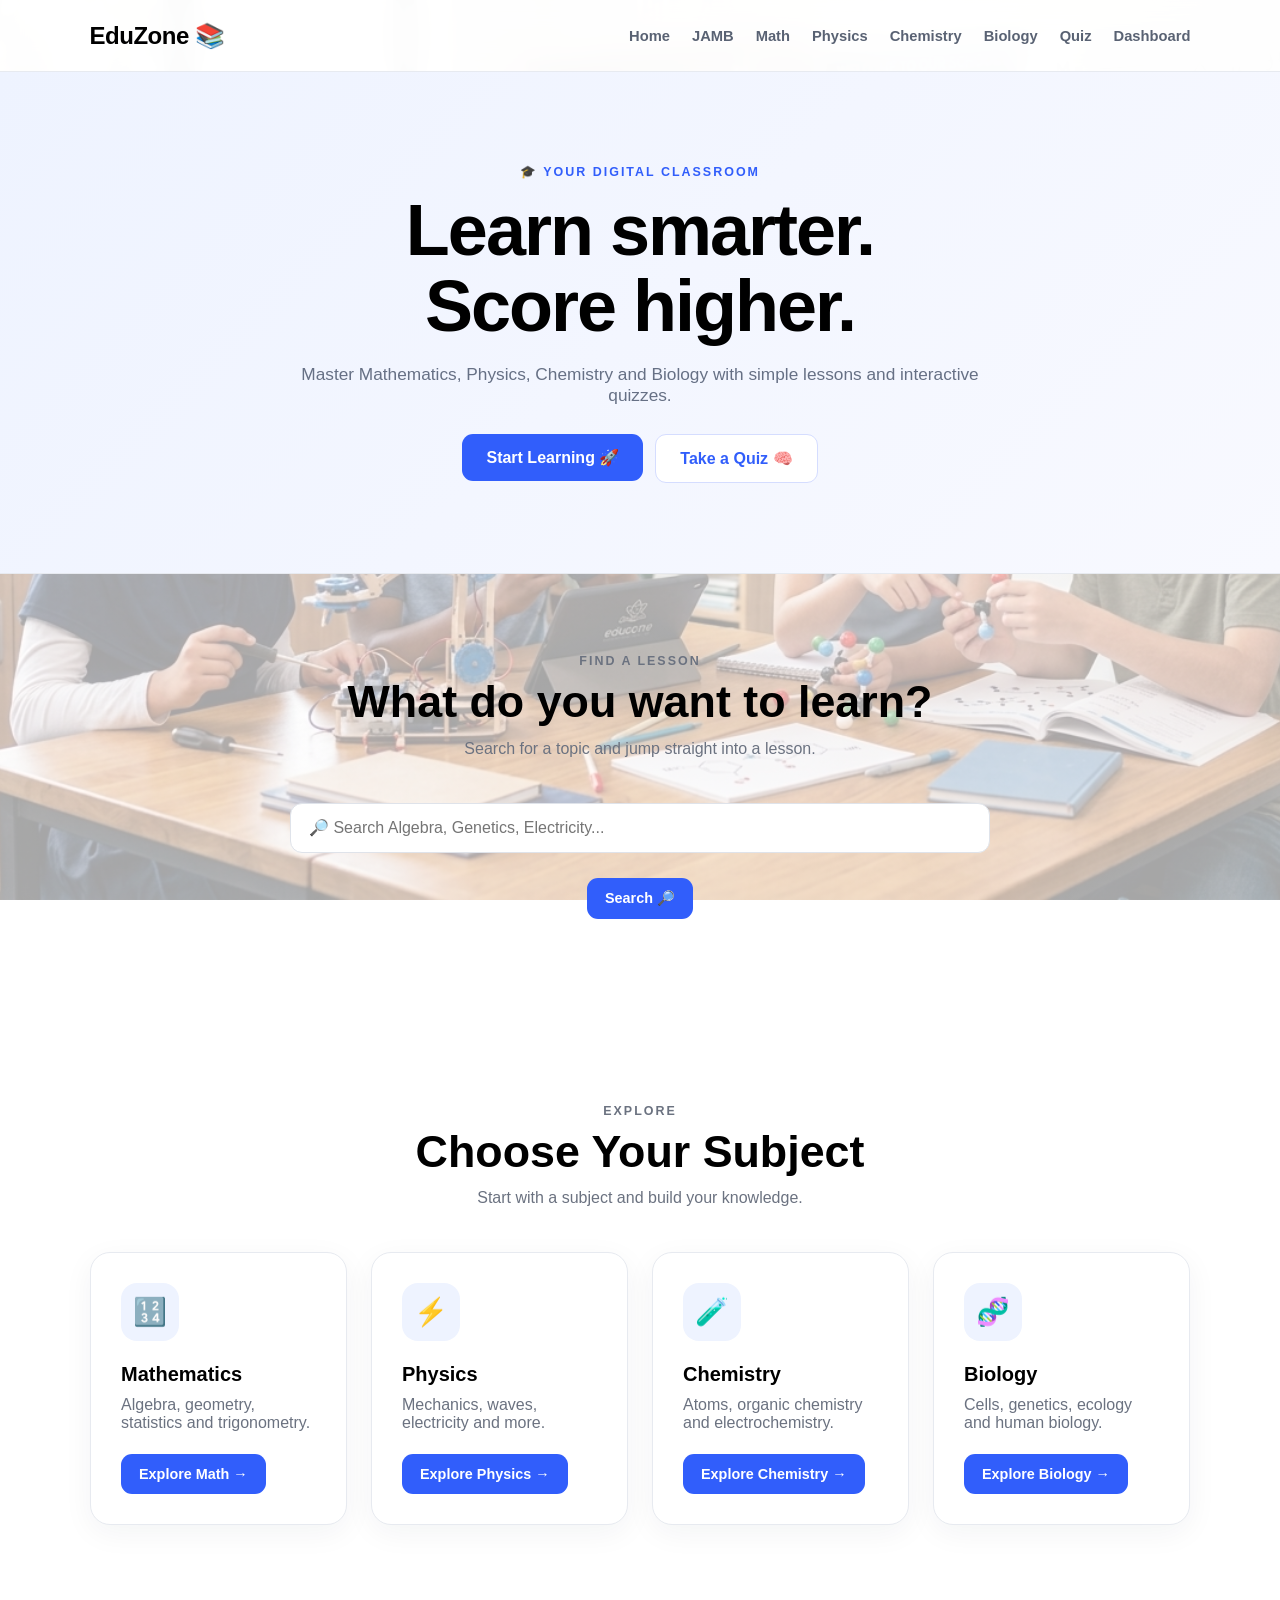
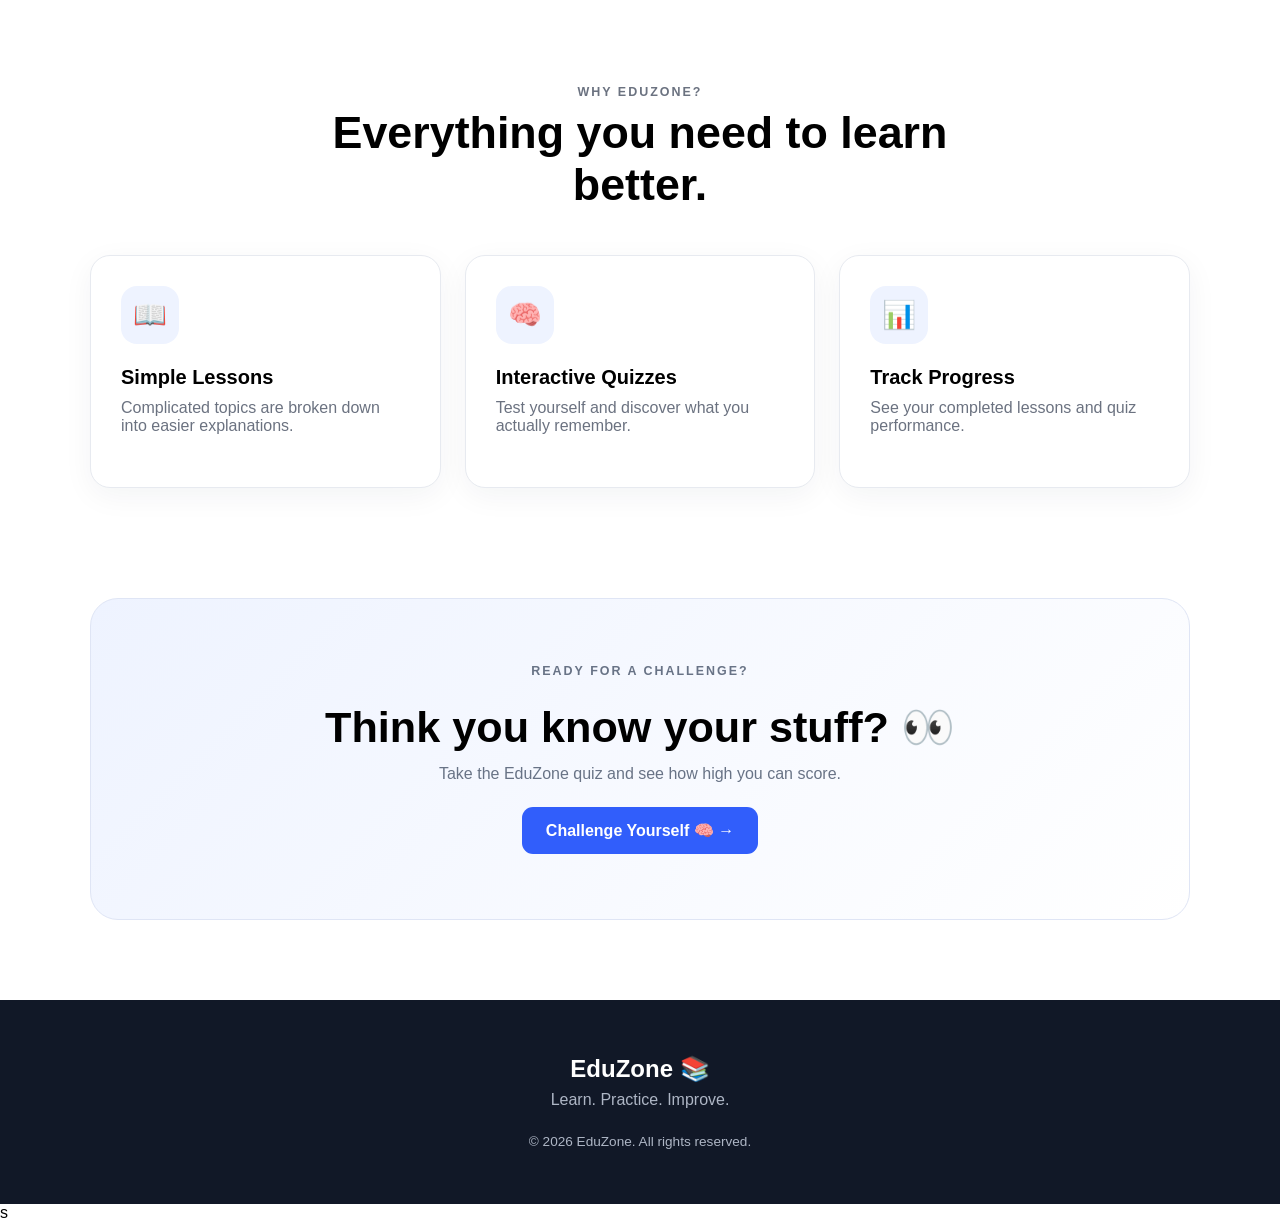
<file: index.html>
<!DOCTYPE html>
<html lang="en">

<head>

    <meta charset="UTF-8">

    <meta
        name="viewport"
        content="width=device-width, initial-scale=1.0">

    <meta
        name="description"
        content="EduZone is a free educational platform for students to learn Mathematics, Physics, Chemistry and Biology and prepare for JAMB.">

    <title>EduZone — Learn. Practice. Improve.</title>

    <link rel="stylesheet" href="style.css">
    <link rel="manifest" href="manifest.json">
    <link rel="icon" type="image/png" href="icon.png">


    <!-- =========================
         GOOGLE ANALYTICS
    ========================== -->

    <script async src="https://www.googletagmanager.com/gtag/js?id=G-RYP08L235S"></script>

    <script>
        window.dataLayer = window.dataLayer || [];

        function gtag() {
            dataLayer.push(arguments);
        }

        gtag('js', new Date());

        gtag('config', 'G-RYP08L235S');
    </script>


</head>


<body>


<!-- =========================
     HEADER
========================= -->

<header>

    <div class="logo">
        EduZone 📚
    </div>


    <nav>

        <a href="index.html">
            Home
        </a>

        <a href="jamb.html">
            JAMB
        </a>

        <a href="math.html">
            Math
        </a>

        <a href="physics.html">
            Physics
        </a>

        <a href="chemistry.html">
            Chemistry
        </a>

        <a href="biology.html">
            Biology
        </a>

        <a href="quiz.html">
            Quiz
        </a>

        <a href="dashboard.html">
            Dashboard
        </a>

    </nav>

</header>



<main>


<!-- =========================
     HERO
========================= -->

<section class="hero">

    <div class="hero-content">

        <p class="hero-label">
            🎓 YOUR DIGITAL CLASSROOM
        </p>


        <h1>
            Learn smarter.<br>
            Score higher.
        </h1>


        <p class="hero-text">

            Master Mathematics, Physics,
            Chemistry and Biology with
            simple lessons and interactive quizzes.

        </p>


        <div
            style="
                display:flex;
                gap:12px;
                justify-content:center;
                flex-wrap:wrap;
                margin-top:28px;
            ">


            <a href="math.html">

                <button class="primary-btn">
                    Start Learning 🚀
                </button>

            </a>


            <a href="quiz.html">

                <button
                    class="primary-btn"
                    style="
                        background:#ffffff;
                        color:#315efb;
                        border:1px solid #d5ddff;
                    ">

                    Take a Quiz 🧠

                </button>

            </a>


        </div>

    </div>

</section>



<!-- =========================
     SEARCH
========================= -->

<section class="subjects">

    <div class="section-heading">

        <p class="section-label">
            FIND A LESSON
        </p>


        <h2>
            What do you want to learn?
        </h2>


        <p>
            Search for a topic and jump straight into a lesson.
        </p>

    </div>


    <div
        style="
            width:min(850px,100%);
            margin:auto;
            text-align:center;
        ">


        <input
            type="text"
            id="searchInput"
            placeholder="🔎 Search Algebra, Genetics, Electricity..."
            autocomplete="off">


        <button onclick="searchLessons()">
            Search 🔎
        </button>


        <div
            id="searchResults"
            style="margin-top:25px;">
        </div>


    </div>

</section>



<!-- =========================
     SUBJECTS
========================= -->

<section class="subjects">

    <div class="section-heading">

        <p class="section-label">
            EXPLORE
        </p>


        <h2>
            Choose Your Subject
        </h2>


        <p>
            Start with a subject and build your knowledge.
        </p>

    </div>



    <div class="subject-container">


        <!-- MATHEMATICS -->

        <div class="subject-card">

            <div class="subject-icon">
                🔢
            </div>


            <h3>
                Mathematics
            </h3>


            <p>
                Algebra, geometry, statistics
                and trigonometry.
            </p>


            <a href="math.html">

                <button>
                    Explore Math →
                </button>

            </a>

        </div>



        <!-- PHYSICS -->

        <div class="subject-card">

            <div class="subject-icon">
                ⚡
            </div>


            <h3>
                Physics
            </h3>


            <p>
                Mechanics, waves, electricity
                and more.
            </p>


            <a href="physics.html">

                <button>
                    Explore Physics →
                </button>

            </a>

        </div>



        <!-- CHEMISTRY -->

        <div class="subject-card">

            <div class="subject-icon">
                🧪
            </div>


            <h3>
                Chemistry
            </h3>


            <p>
                Atoms, organic chemistry
                and electrochemistry.
            </p>


            <a href="chemistry.html">

                <button>
                    Explore Chemistry →
                </button>

            </a>

        </div>



        <!-- BIOLOGY -->

        <div class="subject-card">

            <div class="subject-icon">
                🧬
            </div>


            <h3>
                Biology
            </h3>


            <p>
                Cells, genetics, ecology
                and human biology.
            </p>


            <a href="biology.html">

                <button>
                    Explore Biology →
                </button>

            </a>

        </div>


    </div>

</section>



<!-- =========================
     WHY EDUZONE
========================= -->

<section class="subjects">

    <div class="section-heading">

        <p class="section-label">
            WHY EDUZONE?
        </p>


        <h2>
            Everything you need to learn better.
        </h2>

    </div>



    <div class="subject-container">


        <div class="subject-card">

            <div class="subject-icon">
                📖
            </div>


            <h3>
                Simple Lessons
            </h3>


            <p>
                Complicated topics are broken
                down into easier explanations.
            </p>

        </div>



        <div class="subject-card">

            <div class="subject-icon">
                🧠
            </div>


            <h3>
                Interactive Quizzes
            </h3>


            <p>
                Test yourself and discover
                what you actually remember.
            </p>

        </div>



        <div class="subject-card">

            <div class="subject-icon">
                📊
            </div>


            <h3>
                Track Progress
            </h3>


            <p>
                See your completed lessons
                and quiz performance.
            </p>

        </div>


    </div>

</section>



<!-- =========================
     QUIZ CTA
========================= -->

<section class="cta-section">

    <p class="section-label">
        READY FOR A CHALLENGE?
    </p>


    <h2>
        Think you know your stuff? 👀
    </h2>


    <p>
        Take the EduZone quiz and see how high you can score.
    </p>


    <a href="quiz.html">

        <button class="primary-btn">

            Challenge Yourself 🧠 →

        </button>

    </a>

</section>


</main>



<!-- =========================
     FOOTER
========================= -->

<footer>

    <div class="footer-content">

        <h2>
            EduZone 📚
        </h2>


        <p>
            Learn. Practice. Improve.
        </p>


        <p class="copyright">
            © 2026 EduZone. All rights reserved.
        </p>

    </div>

</footer>



<!-- =========================
     SEARCH SCRIPT
========================= -->

<script src="search.js"></script>


</body>

</html>s
</file>
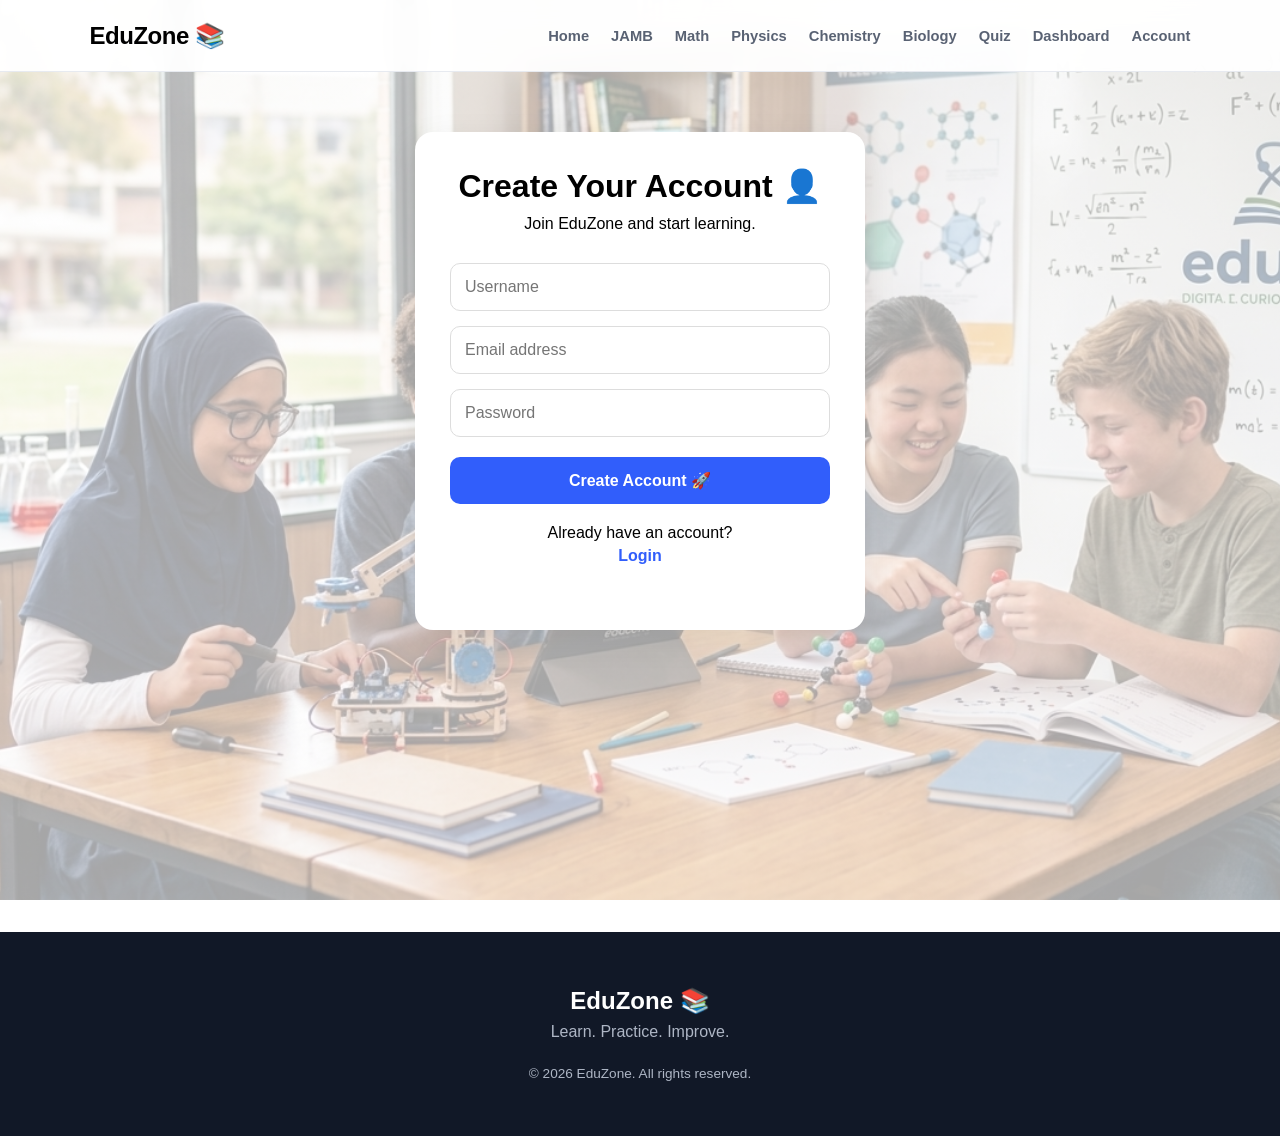
<file: account.html>
<!DOCTYPE html>
<html lang="en">

<head>

    <meta charset="UTF-8">

    <meta
        name="viewport"
        content="width=device-width, initial-scale=1.0">

    <meta
        name="description"
        content="EduZone student account">

    <title>Account | EduZone</title>

    <link rel="stylesheet" href="style.css">

    <!-- Google Analytics -->
    <script async src="https://www.googletagmanager.com/gtag/js?id=G-RYP08L235S"></script>

    <script>
        window.dataLayer = window.dataLayer || [];

        function gtag() {
            dataLayer.push(arguments);
        }

        gtag('js', new Date());
        gtag('config', 'G-RYP08L235S');
    </script>

    <style>

        .account-container {
            width: min(450px, 90%);
            margin: 60px auto;
        }

        .account-box {
            background: white;
            padding: 35px;
            border-radius: 18px;
            box-shadow: 0 10px 35px rgba(0,0,0,0.08);
        }

        .account-box h1 {
            text-align: center;
            margin-bottom: 10px;
        }

        .account-box > p {
            text-align: center;
            margin-bottom: 30px;
        }

        .account-box input {
            width: 100%;
            box-sizing: border-box;
            padding: 14px;
            margin-bottom: 15px;
            border: 1px solid #ddd;
            border-radius: 10px;
            font-size: 16px;
        }

        .account-box button {
            width: 100%;
            padding: 14px;
            border: none;
            border-radius: 10px;
            cursor: pointer;
            font-size: 16px;
            margin-top: 5px;
        }

        .switch {
            text-align: center;
            margin-top: 20px;
        }

        .switch button {
            background: none;
            color: #315efb;
            padding: 0;
        }

        #message {
            text-align: center;
            margin-top: 15px;
            font-weight: bold;
        }

        #profile {
            display: none;
            text-align: center;
        }

    </style>

</head>


<body>


<header>

    <div class="logo">
        EduZone 📚
    </div>

    <nav>

        <a href="index.html">Home</a>
        <a href="jamb.html">JAMB</a>
        <a href="math.html">Math</a>
        <a href="physics.html">Physics</a>
        <a href="chemistry.html">Chemistry</a>
        <a href="biology.html">Biology</a>
        <a href="quiz.html">Quiz</a>
        <a href="dashboard.html">Dashboard</a>
        <a href="account.html">Account</a>

    </nav>

</header>


<main>

    <div class="account-container">

        <!-- LOGIN / SIGN UP -->

        <div class="account-box" id="accountBox">

            <h1 id="title">
                Create Your Account 👤
            </h1>

            <p id="subtitle">
                Join EduZone and start learning.
            </p>


            <input
                type="text"
                id="username"
                placeholder="Username">


            <input
                type="email"
                id="email"
                placeholder="Email address">


            <input
                type="password"
                id="password"
                placeholder="Password">


            <button
                class="primary-btn"
                onclick="createAccount()"
                id="mainButton">

                Create Account 🚀

            </button>


            <div class="switch">

                <p id="switchText">
                    Already have an account?
                </p>

                <button
                    onclick="switchMode()"
                    id="switchButton">

                    Login

                </button>

            </div>


            <p id="message"></p>

        </div>


        <!-- PROFILE -->

        <div class="account-box" id="profile">

            <h1>
                Welcome back! 👋
            </h1>

            <p>
                You're logged in as:
            </p>

            <h2 id="profileUsername"></h2>

            <p id="profileEmail"></p>


            <button
                class="primary-btn"
                onclick="logout()">

                Logout

            </button>

        </div>

    </div>

</main>


<footer>

    <div class="footer-content">

        <h2>
            EduZone 📚
        </h2>

        <p>
            Learn. Practice. Improve.
        </p>

        <p class="copyright">
            © 2026 EduZone. All rights reserved.
        </p>

    </div>

</footer>


<script>

let loginMode = false;


/* CHECK IF USER IS ALREADY LOGGED IN */

window.onload = function() {

    const loggedIn = localStorage.getItem("eduzoneLoggedIn");

    if (loggedIn === "true") {
        showProfile();
    }

};


/* SWITCH LOGIN / SIGN UP */

function switchMode() {

    loginMode = !loginMode;

    const title = document.getElementById("title");
    const subtitle = document.getElementById("subtitle");
    const button = document.getElementById("mainButton");
    const switchText = document.getElementById("switchText");
    const switchButton = document.getElementById("switchButton");
    const username = document.getElementById("username");

    document.getElementById("message").textContent = "";

    if (loginMode) {

        title.textContent = "Welcome Back 👋";

        subtitle.textContent =
            "Login to continue learning.";

        button.textContent =
            "Login 🚀";

        switchText.textContent =
            "Don't have an account?";

        switchButton.textContent =
            "Sign Up";

        username.style.display =
            "none";

    } else {

        title.textContent =
            "Create Your Account 👤";

        subtitle.textContent =
            "Join EduZone and start learning.";

        button.textContent =
            "Create Account 🚀";

        switchText.textContent =
            "Already have an account?";

        switchButton.textContent =
            "Login";

        username.style.display =
            "block";

    }

}


/* CREATE ACCOUNT OR LOGIN */

function createAccount() {

    const username =
        document.getElementById("username").value.trim();

    const email =
        document.getElementById("email").value.trim();

    const password =
        document.getElementById("password").value;

    const message =
        document.getElementById("message");


    if (loginMode) {

        const savedEmail =
            localStorage.getItem("eduzoneEmail");

        const savedPassword =
            localStorage.getItem("eduzonePassword");


        if (
            email === savedEmail &&
            password === savedPassword
        ) {

            localStorage.setItem(
                "eduzoneLoggedIn",
                "true"
            );

            showProfile();

        } else {

            message.textContent =
                "Incorrect email or password ❌";

        }

        return;

    }


    if (!username || !email || !password) {

        message.textContent =
            "Please fill in everything ❌";

        return;

    }


    if (password.length < 6) {

        message.textContent =
            "Password must be at least 6 characters.";

        return;

    }


    localStorage.setItem(
        "eduzoneUsername",
        username
    );

    localStorage.setItem(
        "eduzoneEmail",
        email
    );

    localStorage.setItem(
        "eduzonePassword",
        password
    );

    localStorage.setItem(
        "eduzoneLoggedIn",
        "true"
    );


    showProfile();

}


/* SHOW PROFILE */

function showProfile() {

    document.getElementById("accountBox")
        .style.display = "none";

    document.getElementById("profile")
        .style.display = "block";


    document.getElementById("profileUsername")
        .textContent =
        localStorage.getItem("eduzoneUsername");


    document.getElementById("profileEmail")
        .textContent =
        localStorage.getItem("eduzoneEmail");

}


/* LOGOUT */

function logout() {

    localStorage.setItem(
        "eduzoneLoggedIn",
        "false"
    );

    document.getElementById("profile")
        .style.display = "none";

    document.getElementById("accountBox")
        .style.display = "block";

}

</script>


</body>

</html>
</file>
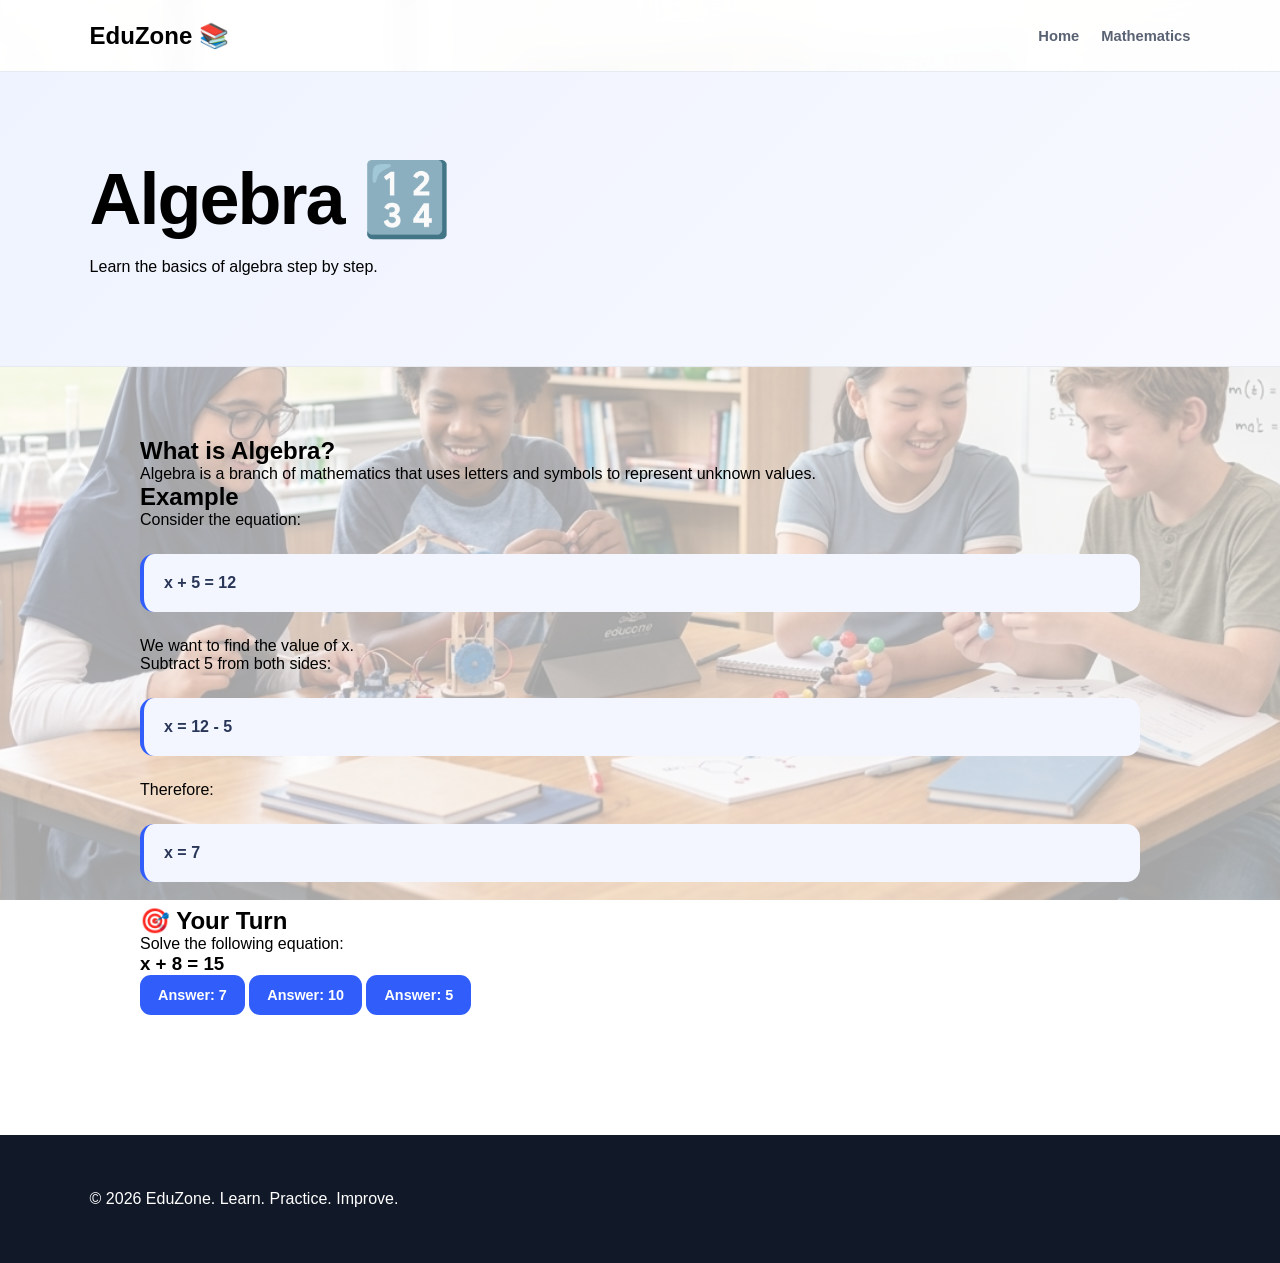
<file: algebra.html>
<!DOCTYPE html>
<html lang="en">

<head>
    <meta charset="UTF-8">
    <meta name="viewport" content="width=device-width, initial-scale=1.0">

    <title>Algebra - EduZone</title>

    <link rel="stylesheet" href="style.css">
</head>

<body>

    <header>

        <h2>EduZone 📚</h2>

        <nav>
            <a href="index.html">Home</a>
            <a href="math.html">Mathematics</a>
        </nav>

    </header>


    <main>

        <section class="hero">

            <h1>Algebra 🔢</h1>

            <p>
                Learn the basics of algebra step by step.
            </p>

        </section>


        <section class="lesson">

            <h2>What is Algebra?</h2>

            <p>
                Algebra is a branch of mathematics that uses letters
                and symbols to represent unknown values.
            </p>


            <h2>Example</h2>

            <p>
                Consider the equation:
            </p>

            <div class="example">
                x + 5 = 12
            </div>

            <p>
                We want to find the value of x.
            </p>

            <p>
                Subtract 5 from both sides:
            </p>

            <div class="example">
                x = 12 - 5
            </div>

            <p>
                Therefore:
            </p>

            <div class="example">
                x = 7
            </div>


            <h2>🎯 Your Turn</h2>

            <p>
                Solve the following equation:
            </p>

            <div class="question">
                <h3>x + 8 = 15</h3>

                <button onclick="checkAnswer(7)">
                    Answer: 7
                </button>

                <button onclick="checkAnswer(10)">
                    Answer: 10
                </button>

                <button onclick="checkAnswer(5)">
                    Answer: 5
                </button>

            </div>

            <p id="result"></p>

        </section>

    </main>


    <footer>

        <p>© 2026 EduZone. Learn. Practice. Improve.</p>

    </footer>


    <script>

        function checkAnswer(answer) {

            const result = document.getElementById("result");

            if (answer === 7) {
                result.textContent = "✅ Correct! Great job.";
            } else {
                result.textContent = "❌ Not quite. Try again!";
            }

        }

    </script>

</body>

</html>
</file>
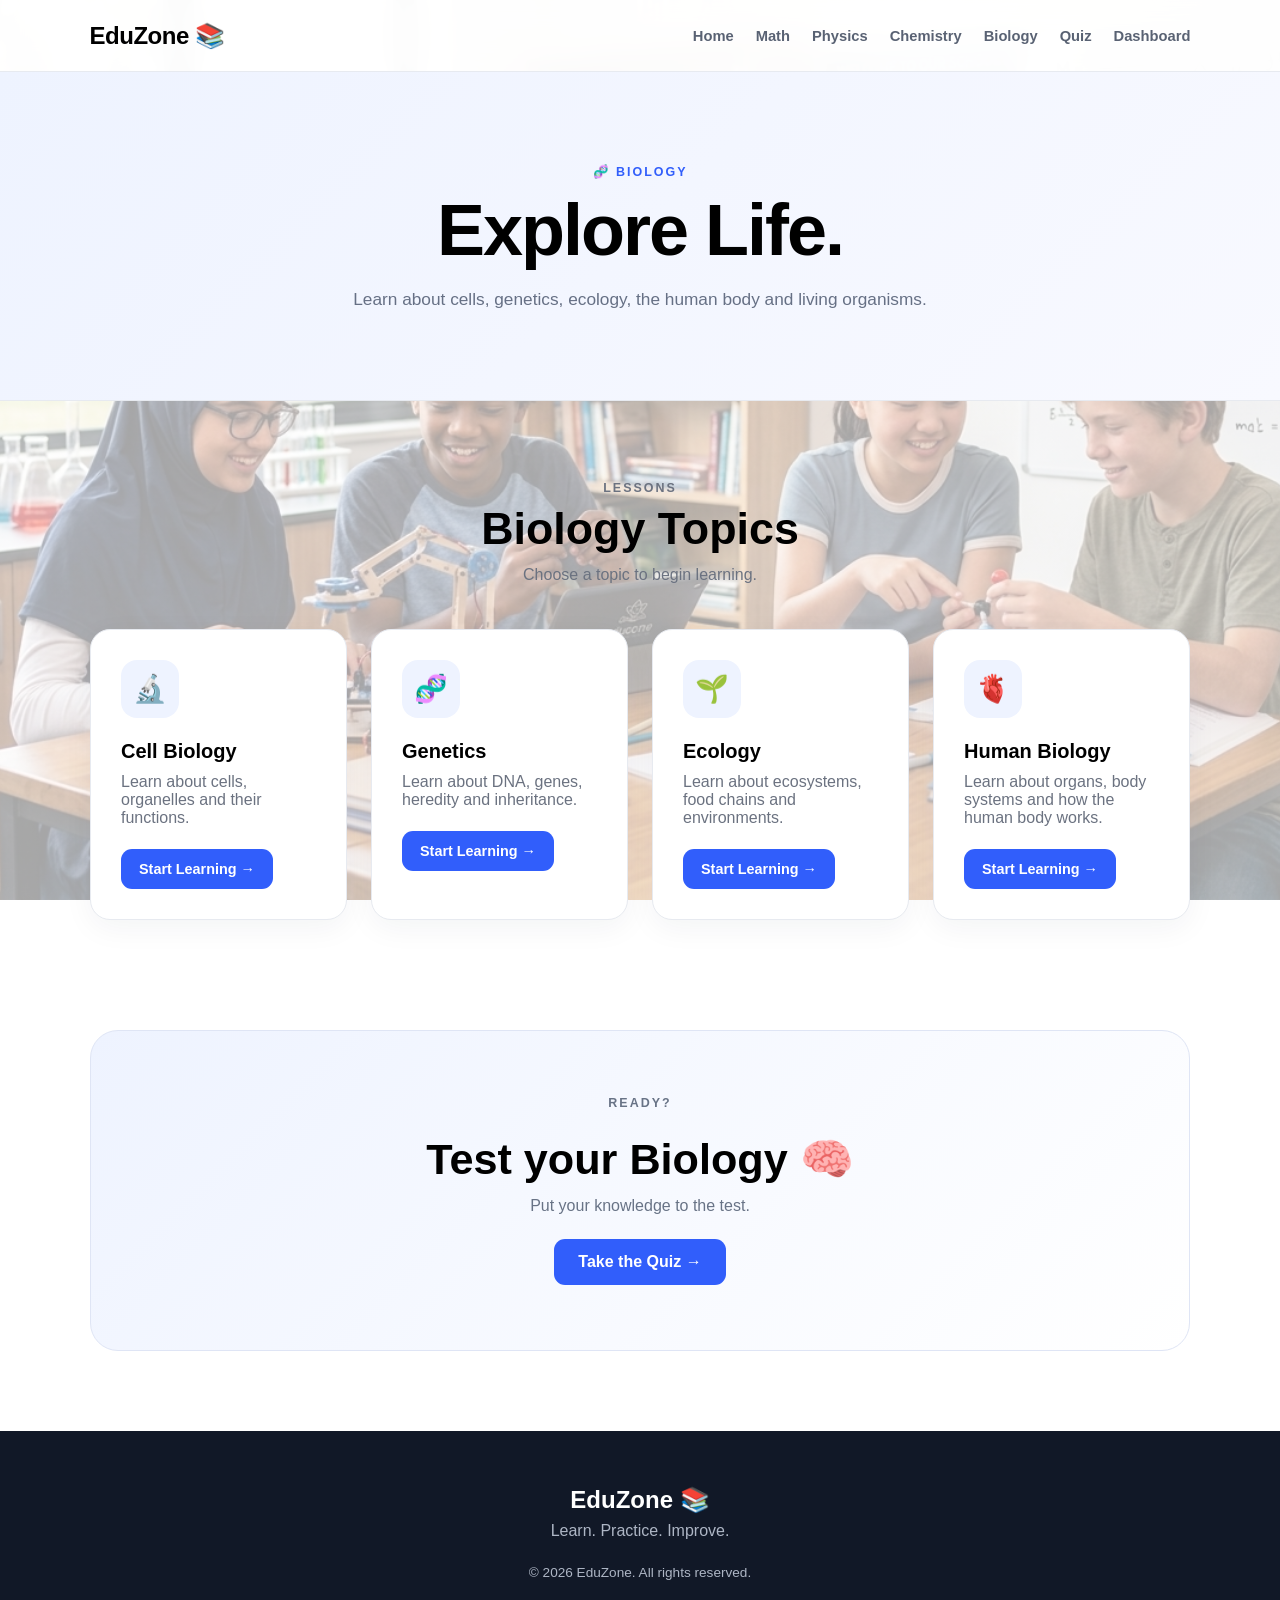
<file: biology.html>
<!DOCTYPE html>
<html lang="en">

<head>

    <meta charset="UTF-8">

    <meta
        name="viewport"
        content="width=device-width, initial-scale=1.0">

    <meta
        name="description"
        content="EduZone Biology lessons">

    <title>Biology | EduZone</title>

    <link rel="stylesheet" href="style.css">

</head>


<body>


<header>

    <div class="logo">
        EduZone 📚
    </div>


    <nav>

        <a href="index.html">Home</a>

        <a href="math.html">Math</a>

        <a href="physics.html">Physics</a>

        <a href="chemistry.html">Chemistry</a>

        <a href="biology.html">Biology</a>

        <a href="quiz.html">Quiz</a>

        <a href="dashboard.html">Dashboard</a>

    </nav>

</header>



<main>


<section class="hero">

    <div class="hero-content">

        <p class="hero-label">
            🧬 BIOLOGY
        </p>

        <h1>
            Explore Life.
        </h1>

        <p class="hero-text">
            Learn about cells, genetics, ecology,
            the human body and living organisms.
        </p>

    </div>

</section>



<section class="subjects">

    <div class="section-heading">

        <p class="section-label">
            LESSONS
        </p>

        <h2>
            Biology Topics
        </h2>

        <p>
            Choose a topic to begin learning.
        </p>

    </div>



    <div class="subject-container">


        <!-- CELL BIOLOGY -->

        <div class="subject-card">

            <div class="subject-icon">
                🔬
            </div>

            <h3>
                Cell Biology
            </h3>

            <p>
                Learn about cells, organelles
                and their functions.
            </p>

            <a href="lesson.html?topic=cell-biology">

                <button>
                    Start Learning →
                </button>

            </a>

        </div>



        <!-- GENETICS -->

        <div class="subject-card">

            <div class="subject-icon">
                🧬
            </div>

            <h3>
                Genetics
            </h3>

            <p>
                Learn about DNA, genes,
                heredity and inheritance.
            </p>

            <a href="lesson.html?topic=genetics">

                <button>
                    Start Learning →
                </button>

            </a>

        </div>



        <!-- ECOLOGY -->

        <div class="subject-card">

            <div class="subject-icon">
                🌱
            </div>

            <h3>
                Ecology
            </h3>

            <p>
                Learn about ecosystems,
                food chains and environments.
            </p>

            <a href="lesson.html?topic=ecology">

                <button>
                    Start Learning →
                </button>

            </a>

        </div>



        <!-- HUMAN BIOLOGY -->

        <div class="subject-card">

            <div class="subject-icon">
                🫀
            </div>

            <h3>
                Human Biology
            </h3>

            <p>
                Learn about organs, body systems
                and how the human body works.
            </p>

            <a href="lesson.html?topic=human-biology">

                <button>
                    Start Learning →
                </button>

            </a>

        </div>


    </div>

</section>



<section class="cta-section">

    <p class="section-label">
        READY?
    </p>

    <h2>
        Test your Biology 🧠
    </h2>

    <p>
        Put your knowledge to the test.
    </p>

    <a href="quiz.html">

        <button class="primary-btn">
            Take the Quiz →
        </button>

    </a>

</section>


</main>



<footer>

    <div class="footer-content">

        <h2>
            EduZone 📚
        </h2>

        <p>
            Learn. Practice. Improve.
        </p>

        <p class="copyright">
            © 2026 EduZone. All rights reserved.
        </p>

    </div>

</footer>


</body>

</html>
</file>
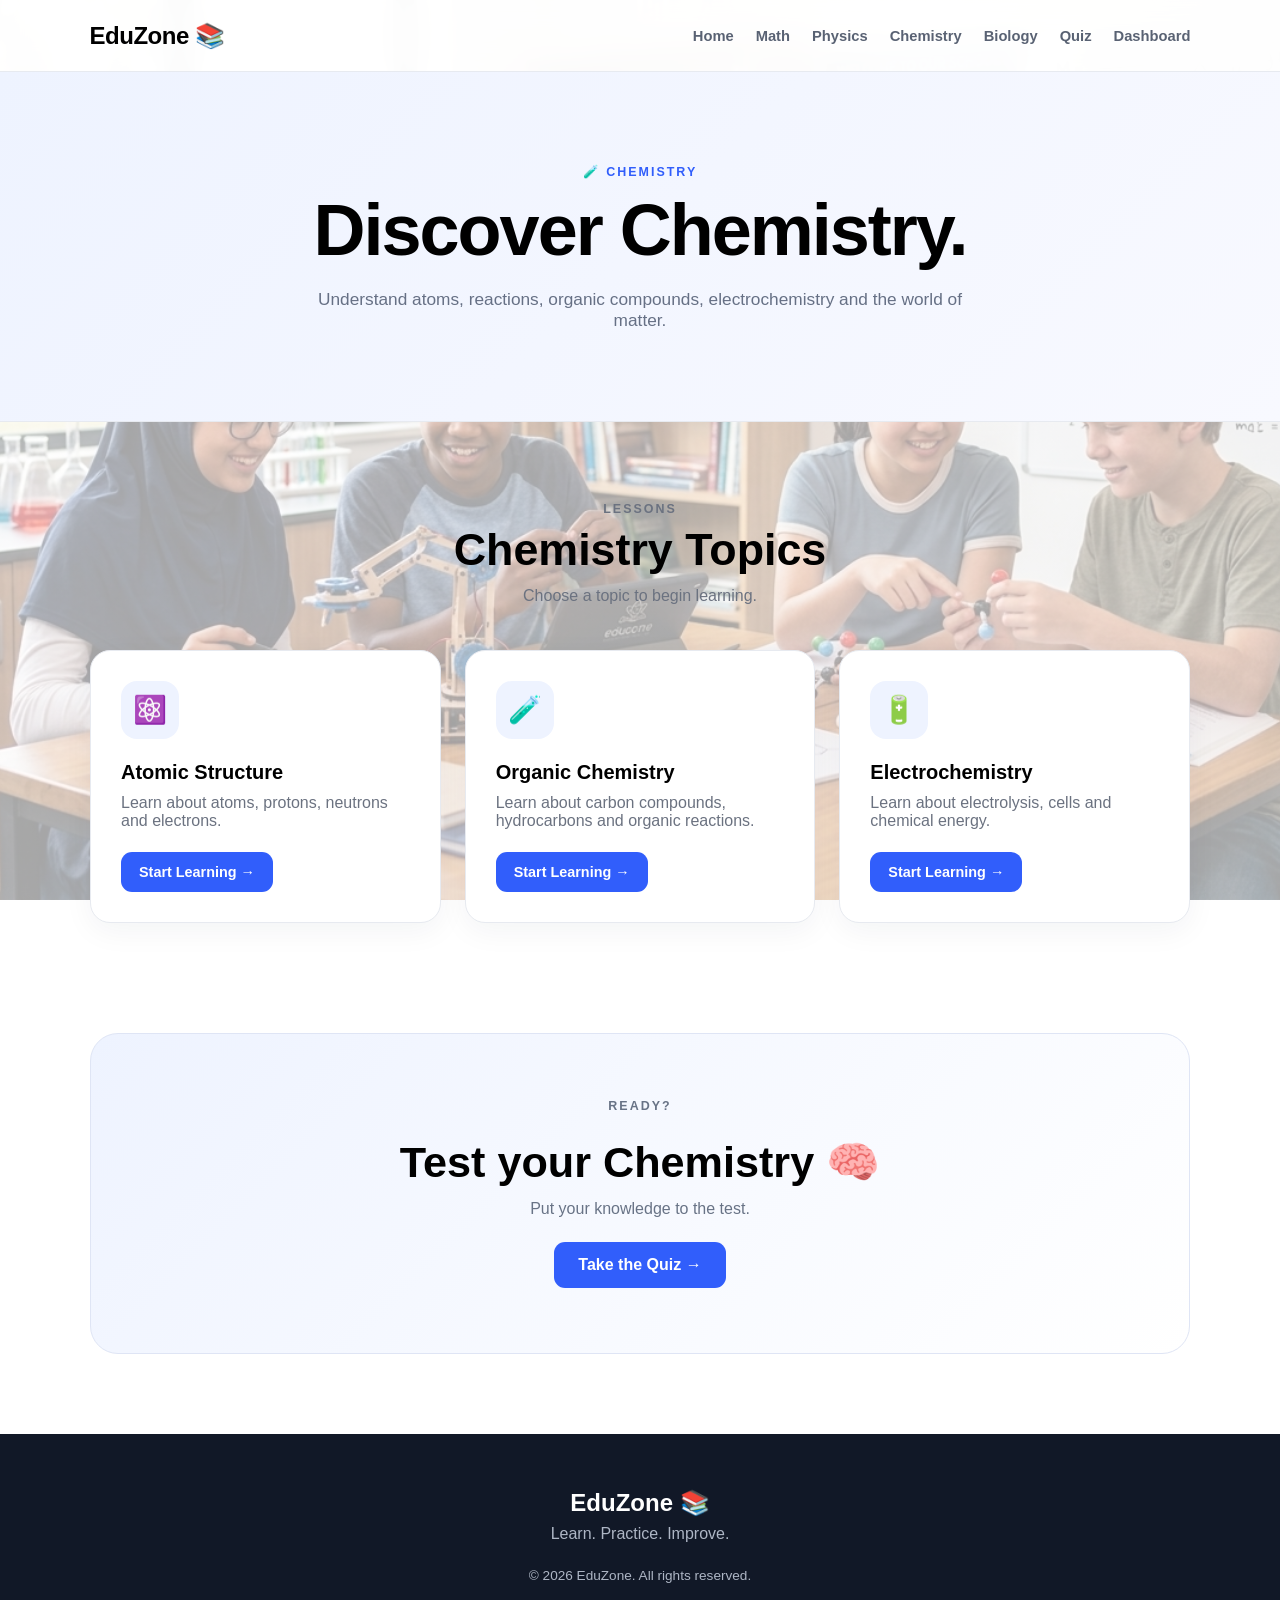
<file: chemistry.html>
<!DOCTYPE html>
<html lang="en">

<head>

    <meta charset="UTF-8">

    <meta
        name="viewport"
        content="width=device-width, initial-scale=1.0">

    <meta
        name="description"
        content="EduZone Chemistry lessons">

    <title>Chemistry | EduZone</title>

    <link rel="stylesheet" href="style.css">

</head>


<body>


<header>

    <div class="logo">
        EduZone 📚
    </div>


    <nav>

        <a href="index.html">Home</a>

        <a href="math.html">Math</a>

        <a href="physics.html">Physics</a>

        <a href="chemistry.html">Chemistry</a>

        <a href="biology.html">Biology</a>

        <a href="quiz.html">Quiz</a>

        <a href="dashboard.html">Dashboard</a>

    </nav>

</header>



<main>


<section class="hero">

    <div class="hero-content">

        <p class="hero-label">
            🧪 CHEMISTRY
        </p>

        <h1>
            Discover Chemistry.
        </h1>

        <p class="hero-text">
            Understand atoms, reactions, organic compounds,
            electrochemistry and the world of matter.
        </p>

    </div>

</section>



<section class="subjects">

    <div class="section-heading">

        <p class="section-label">
            LESSONS
        </p>

        <h2>
            Chemistry Topics
        </h2>

        <p>
            Choose a topic to begin learning.
        </p>

    </div>



    <div class="subject-container">


        <!-- ATOMIC STRUCTURE -->

        <div class="subject-card">

            <div class="subject-icon">
                ⚛️
            </div>

            <h3>
                Atomic Structure
            </h3>

            <p>
                Learn about atoms, protons,
                neutrons and electrons.
            </p>

            <a href="lesson.html?topic=atomic-structure">

                <button>
                    Start Learning →
                </button>

            </a>

        </div>



        <!-- ORGANIC CHEMISTRY -->

        <div class="subject-card">

            <div class="subject-icon">
                🧪
            </div>

            <h3>
                Organic Chemistry
            </h3>

            <p>
                Learn about carbon compounds,
                hydrocarbons and organic reactions.
            </p>

            <a href="lesson.html?topic=organic-chemistry">

                <button>
                    Start Learning →
                </button>

            </a>

        </div>



        <!-- ELECTROCHEMISTRY -->

        <div class="subject-card">

            <div class="subject-icon">
                🔋
            </div>

            <h3>
                Electrochemistry
            </h3>

            <p>
                Learn about electrolysis,
                cells and chemical energy.
            </p>

            <a href="lesson.html?topic=electrochemistry">

                <button>
                    Start Learning →
                </button>

            </a>

        </div>


    </div>

</section>



<section class="cta-section">

    <p class="section-label">
        READY?
    </p>

    <h2>
        Test your Chemistry 🧠
    </h2>

    <p>
        Put your knowledge to the test.
    </p>

    <a href="quiz.html">

        <button class="primary-btn">
            Take the Quiz →
        </button>

    </a>

</section>


</main>



<footer>

    <div class="footer-content">

        <h2>
            EduZone 📚
        </h2>

        <p>
            Learn. Practice. Improve.
        </p>

        <p class="copyright">
            © 2026 EduZone. All rights reserved.
        </p>

    </div>

</footer>


</body>

</html>
</file>
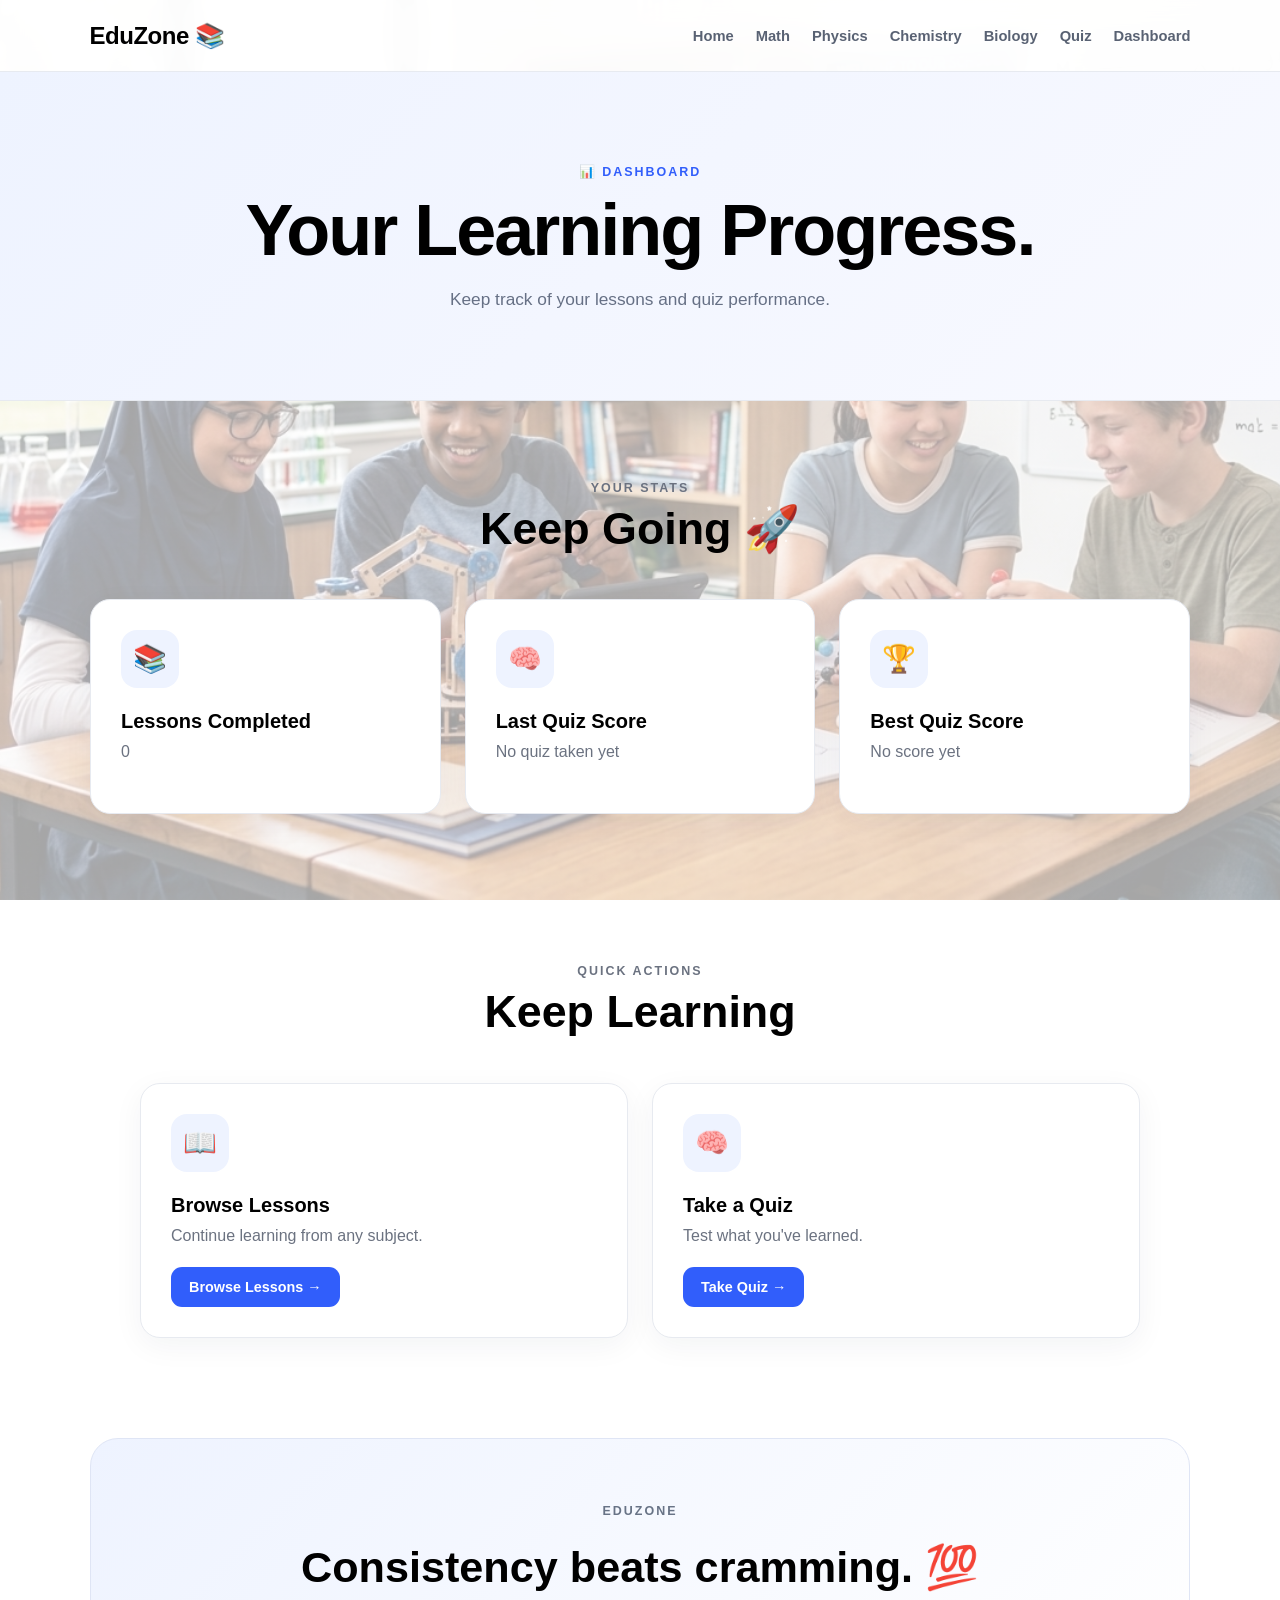
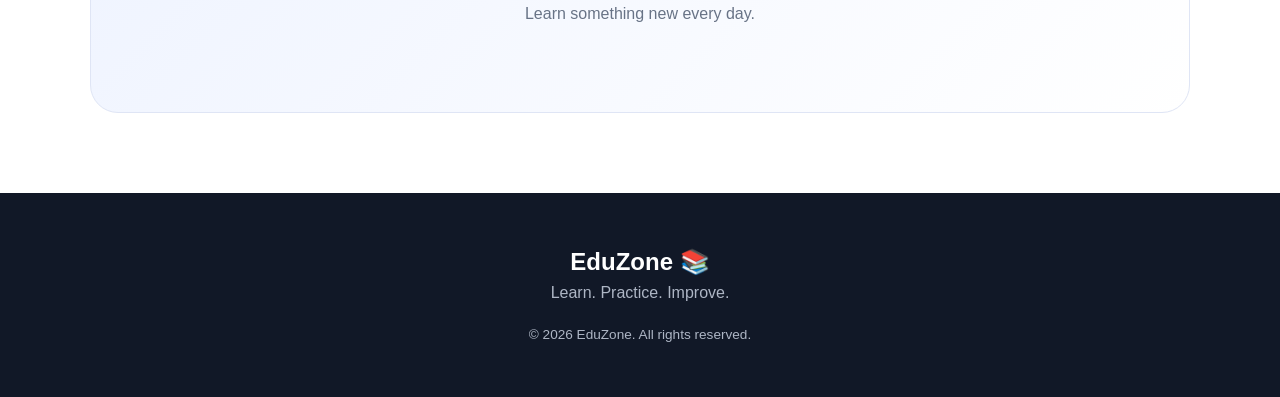
<file: dashboard.html>
<!DOCTYPE html>
<html lang="en">

<head>

    <meta charset="UTF-8">

    <meta
        name="viewport"
        content="width=device-width, initial-scale=1.0">

    <meta
        name="description"
        content="EduZone student dashboard">

    <title>Dashboard | EduZone</title>

    <link rel="stylesheet" href="style.css">

</head>


<body>


<header>

    <div class="logo">
        EduZone 📚
    </div>


    <nav>

        <a href="index.html">
            Home
        </a>

        <a href="math.html">
            Math
        </a>

        <a href="physics.html">
            Physics
        </a>

        <a href="chemistry.html">
            Chemistry
        </a>

        <a href="biology.html">
            Biology
        </a>

        <a href="quiz.html">
            Quiz
        </a>

        <a href="dashboard.html">
            Dashboard
        </a>

    </nav>

</header>



<main>


<section class="hero">

    <div class="hero-content">

        <p class="hero-label">
            📊 DASHBOARD
        </p>

        <h1>
            Your Learning Progress.
        </h1>

        <p class="hero-text">
            Keep track of your lessons and quiz performance.
        </p>

    </div>

</section>



<section class="subjects">


    <div class="section-heading">

        <p class="section-label">
            YOUR STATS
        </p>

        <h2>
            Keep Going 🚀
        </h2>

    </div>



    <div class="subject-container">


        <!-- LESSONS COMPLETED -->

        <div class="subject-card">

            <div class="subject-icon">
                📚
            </div>

            <h3>
                Lessons Completed
            </h3>

            <p id="lessonsCompleted">
                0
            </p>

        </div>



        <!-- LAST QUIZ -->

        <div class="subject-card">

            <div class="subject-icon">
                🧠
            </div>

            <h3>
                Last Quiz Score
            </h3>

            <p id="quizScore">
                No quiz taken yet
            </p>

        </div>



        <!-- BEST QUIZ -->

        <div class="subject-card">

            <div class="subject-icon">
                🏆
            </div>

            <h3>
                Best Quiz Score
            </h3>

            <p id="bestScore">
                No score yet
            </p>

        </div>


    </div>


</section>



<section class="lesson">


    <div class="section-heading">

        <p class="section-label">
            QUICK ACTIONS
        </p>

        <h2>
            Keep Learning
        </h2>

    </div>



    <div class="subject-container">


        <div class="subject-card">

            <div class="subject-icon">
                📖
            </div>

            <h3>
                Browse Lessons
            </h3>

            <p>
                Continue learning from any subject.
            </p>

            <a href="index.html">

                <button>
                    Browse Lessons →
                </button>

            </a>

        </div>



        <div class="subject-card">

            <div class="subject-icon">
                🧠
            </div>

            <h3>
                Take a Quiz
            </h3>

            <p>
                Test what you've learned.
            </p>

            <a href="quiz.html">

                <button>
                    Take Quiz →
                </button>

            </a>

        </div>


    </div>


</section>



<section class="cta-section">

    <p class="section-label">
        EDUZONE
    </p>

    <h2>
        Consistency beats cramming. 💯
    </h2>

    <p>
        Learn something new every day.
    </p>

</section>


</main>



<footer>

    <div class="footer-content">

        <h2>
            EduZone 📚
        </h2>

        <p>
            Learn. Practice. Improve.
        </p>

        <p class="copyright">
            © 2026 EduZone. All rights reserved.
        </p>

    </div>

</footer>



<script>


/* =========================
   LESSONS COMPLETED
========================= */

const lessonsCompleted =
    Number(
        localStorage.getItem("lessonsCompleted") || 0
    );


document.getElementById(
    "lessonsCompleted"
).textContent =
    lessonsCompleted;



/* =========================
   LAST QUIZ SCORE
========================= */

const quizScore =
    localStorage.getItem("quizScore");

const quizTotal =
    localStorage.getItem("quizTotal");


if (quizScore !== null && quizTotal !== null) {

    document.getElementById(
        "quizScore"
    ).textContent =
        `${quizScore}/${quizTotal}`;

}



/* =========================
   BEST QUIZ SCORE
========================= */

const bestScore =
    localStorage.getItem("bestQuizScore");


if (bestScore !== null) {

    document.getElementById(
        "bestScore"
    ).textContent =
        `${bestScore}/10`;

}


</script>


</body>

</html>
</file>
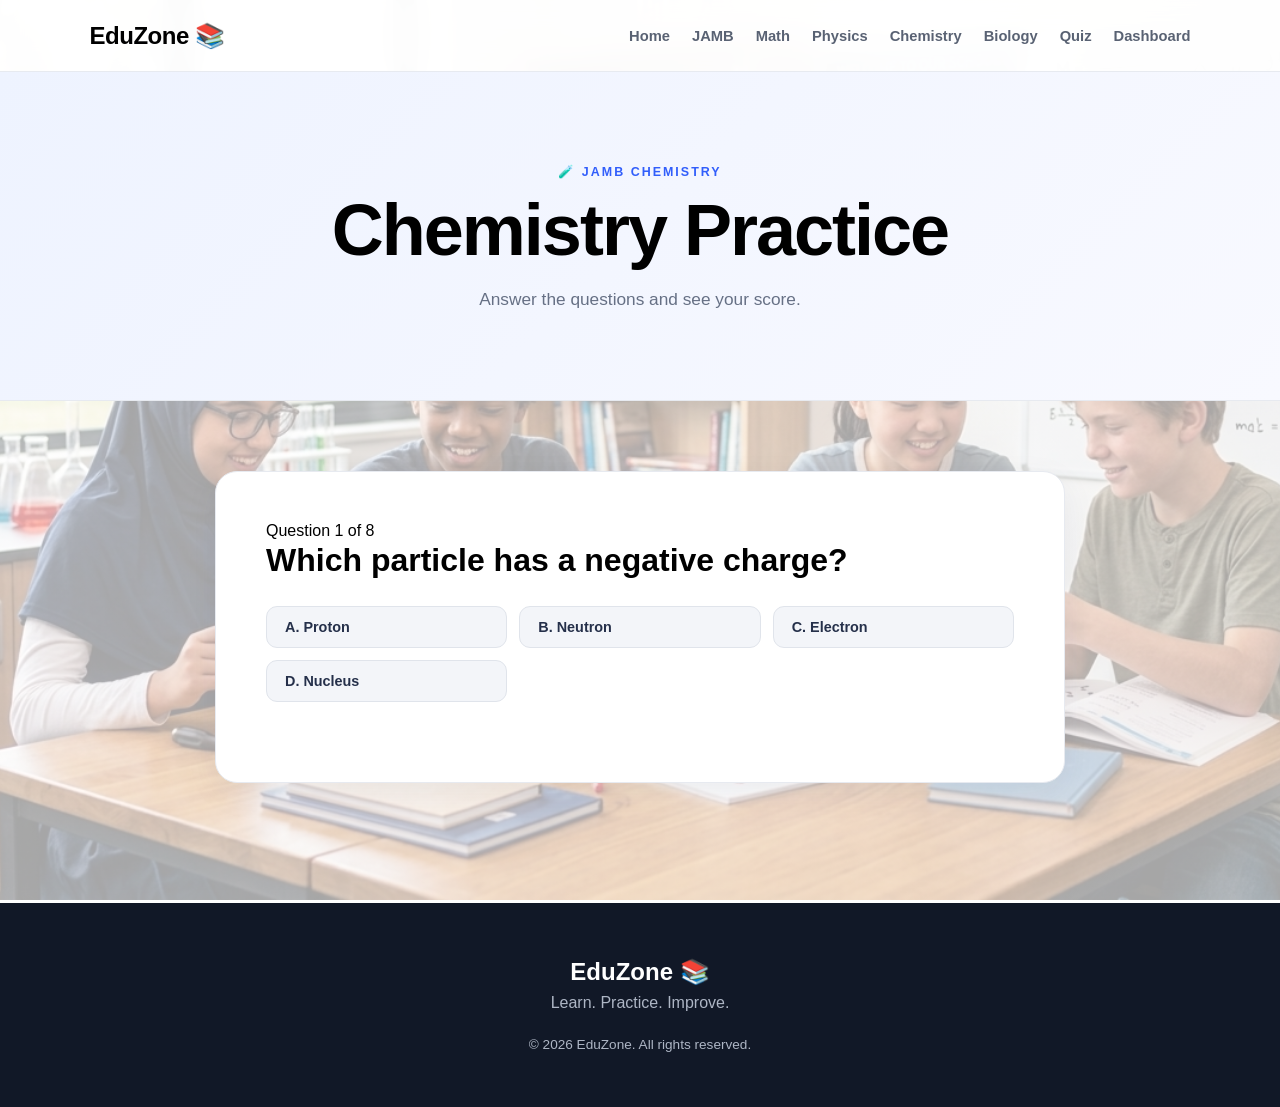
<file: jamb-chemistry-quiz.html>
<!DOCTYPE html>
<html lang="en">

<head>
    <meta charset="UTF-8">
    <meta name="viewport" content="width=device-width, initial-scale=1.0">

    <title>JAMB Chemistry Quiz | EduZone</title>

    <link rel="stylesheet" href="style.css">
</head>

<body>

<header>

    <div class="logo">
        EduZone 📚
    </div>

    <nav>
        <a href="index.html">Home</a>
        <a href="jamb.html">JAMB</a>
        <a href="math.html">Math</a>
        <a href="physics.html">Physics</a>
        <a href="chemistry.html">Chemistry</a>
        <a href="biology.html">Biology</a>
        <a href="quiz.html">Quiz</a>
        <a href="dashboard.html">Dashboard</a>
    </nav>

</header>


<main>

<section class="hero">

    <div class="hero-content">

        <p class="hero-label">
            🧪 JAMB CHEMISTRY
        </p>

        <h1>
            Chemistry Practice
        </h1>

        <p class="hero-text">
            Answer the questions and see your score.
        </p>

    </div>

</section>


<section class="lesson">

    <div id="quiz">

        <div id="quizGame">

            <p id="progress"></p>

            <h2 id="question">
                Loading question...
            </h2>

            <div id="answers"></div>

            <p id="feedback"></p>

            <button
                id="nextButton"
                style="display:none;">
                Next Question →
            </button>

        </div>


        <div
            id="finalScore"
            style="display:none; text-align:center;">

            <h2>
                Quiz Complete 🎉
            </h2>

            <p id="scoreText"></p>

            <br>

            <button onclick="location.reload()">
                Try Again
            </button>

            <br><br>

            <a href="jamb.html">
                <button>
                    Back to JAMB →
                </button>
            </a>

        </div>

    </div>

</section>

</main>


<footer>

    <div class="footer-content">

        <h2>
            EduZone 📚
        </h2>

        <p>
            Learn. Practice. Improve.
        </p>

        <p class="copyright">
            © 2026 EduZone. All rights reserved.
        </p>

    </div>

</footer>


<script>

const questions = [

    {
        question: "Which particle has a negative charge?",
        answers: [
            "Proton",
            "Neutron",
            "Electron",
            "Nucleus"
        ],
        correct: 2
    },

    {
        question: "What is the chemical symbol for sodium?",
        answers: [
            "So",
            "Na",
            "S",
            "Sd"
        ],
        correct: 1
    },

    {
        question: "Which of the following is an alkane?",
        answers: [
            "Ethene",
            "Ethyne",
            "Ethane",
            "Ethanol"
        ],
        correct: 2
    },

    {
        question: "What is the pH of a neutral solution at 25°C?",
        answers: [
            "0",
            "5",
            "7",
            "14"
        ],
        correct: 2
    },

    {
        question: "Which gas is produced at the cathode during electrolysis of dilute sodium chloride solution?",
        answers: [
            "Chlorine",
            "Hydrogen",
            "Oxygen",
            "Nitrogen"
        ],
        correct: 1
    },

    {
        question: "What is the molecular formula of methane?",
        answers: [
            "CH₂",
            "CH₃",
            "CH₄",
            "C₂H₆"
        ],
        correct: 2
    },

    {
        question: "Which of these is a strong acid?",
        answers: [
            "HCl",
            "CH₃COOH",
            "H₂O",
            "NH₃"
        ],
        correct: 0
    },

    {
        question: "How many moles are present in 18 g of water? (H₂O = 18 g/mol)",
        answers: [
            "0.5 mol",
            "1 mol",
            "2 mol",
            "18 mol"
        ],
        correct: 1
    }

];


let currentQuestion = 0;
let score = 0;
let answered = false;


const questionElement =
    document.getElementById("question");

const answersElement =
    document.getElementById("answers");

const feedbackElement =
    document.getElementById("feedback");

const nextButton =
    document.getElementById("nextButton");

const progressElement =
    document.getElementById("progress");

const quizGame =
    document.getElementById("quizGame");

const finalScore =
    document.getElementById("finalScore");

const scoreText =
    document.getElementById("scoreText");


function loadQuestion() {

    answered = false;

    feedbackElement.textContent = "";

    nextButton.style.display = "none";

    const question =
        questions[currentQuestion];

    progressElement.textContent =
        `Question ${currentQuestion + 1} of ${questions.length}`;

    questionElement.textContent =
        question.question;

    answersElement.innerHTML = "";


    question.answers.forEach(
        (answer, index) => {

            const button =
                document.createElement("button");

            button.textContent =
                `${String.fromCharCode(65 + index)}. ${answer}`;

            button.onclick =
                () => checkAnswer(index);

            answersElement.appendChild(button);

        }
    );

}


function checkAnswer(selected) {

    if (answered) return;

    answered = true;

    const correct =
        questions[currentQuestion].correct;

    const buttons =
        answersElement.querySelectorAll("button");


    buttons.forEach(button => {
        button.disabled = true;
    });


    if (selected === correct) {

        score++;

        feedbackElement.textContent =
            "✅ Correct!";

    } else {

        feedbackElement.textContent =
            `❌ Incorrect. Correct answer: ${
                questions[currentQuestion].answers[correct]
            }`;

    }


    nextButton.style.display =
        "inline-block";

}


nextButton.onclick = function() {

    currentQuestion++;

    if (currentQuestion < questions.length) {

        loadQuestion();

    } else {

        showFinalScore();

    }

};


function showFinalScore() {

    quizGame.style.display = "none";

    finalScore.style.display = "block";

    scoreText.textContent =
        `You scored ${score} out of ${questions.length}.`;

    localStorage.setItem(
        "jambChemistryScore",
        score
    );

}


loadQuestion();

</script>

</body>

</html>
</file>
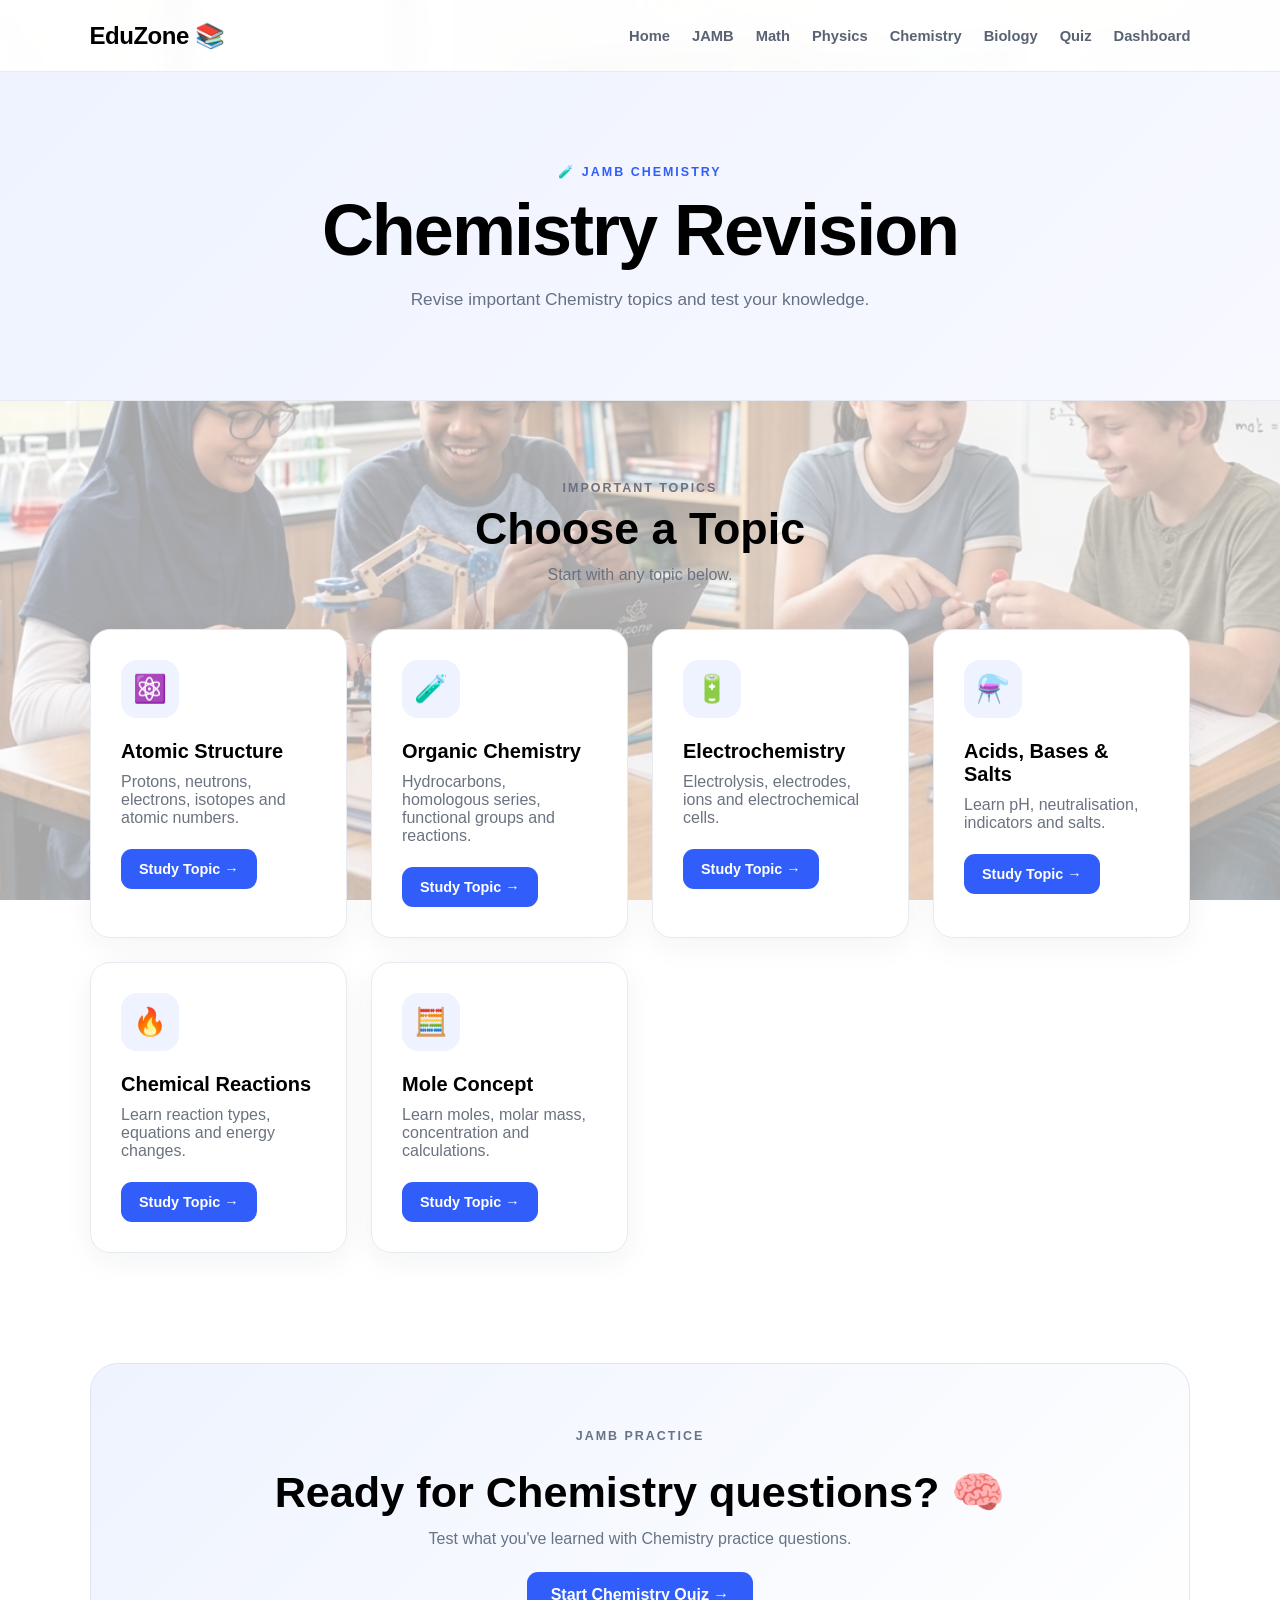
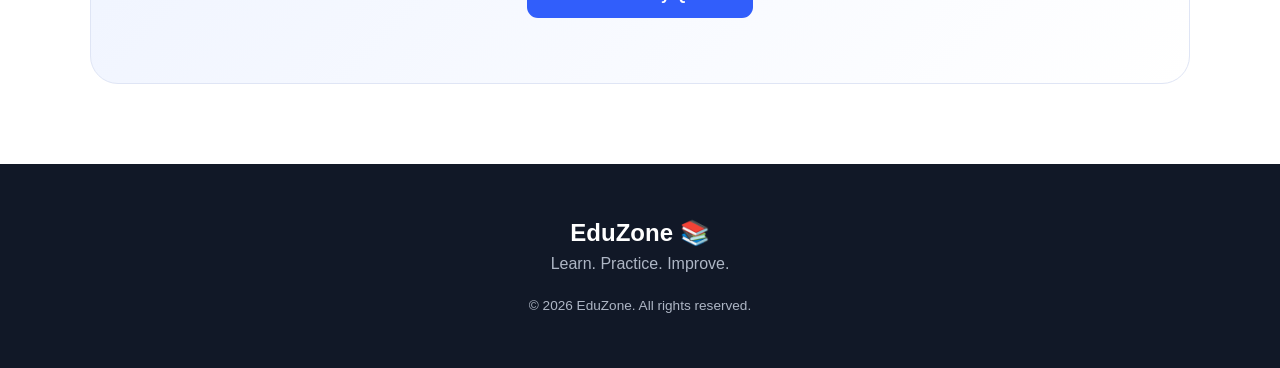
<file: jamb-chemistry.html>
<!DOCTYPE html>
<html lang="en">

<head>
    <meta charset="UTF-8">
    <meta name="viewport" content="width=device-width, initial-scale=1.0">

    <title>JAMB Chemistry | EduZone</title>

    <link rel="stylesheet" href="style.css">
</head>

<body>

<header>

    <div class="logo">
        EduZone 📚
    </div>

    <nav>
        <a href="index.html">Home</a>
        <a href="jamb.html">JAMB</a>
        <a href="math.html">Math</a>
        <a href="physics.html">Physics</a>
        <a href="chemistry.html">Chemistry</a>
        <a href="biology.html">Biology</a>
        <a href="quiz.html">Quiz</a>
        <a href="dashboard.html">Dashboard</a>
    </nav>

</header>


<main>

<section class="hero">

    <div class="hero-content">

        <p class="hero-label">
            🧪 JAMB CHEMISTRY
        </p>

        <h1>
            Chemistry Revision
        </h1>

        <p class="hero-text">
            Revise important Chemistry topics
            and test your knowledge.
        </p>

    </div>

</section>


<section class="subjects">

    <div class="section-heading">

        <p class="section-label">
            IMPORTANT TOPICS
        </p>

        <h2>
            Choose a Topic
        </h2>

        <p>
            Start with any topic below.
        </p>

    </div>


    <div class="subject-container">


        <div class="subject-card">

            <div class="subject-icon">
                ⚛️
            </div>

            <h3>
                Atomic Structure
            </h3>

            <p>
                Protons, neutrons, electrons,
                isotopes and atomic numbers.
            </p>

            <a href="lesson.html?topic=atomic-structure">

                <button>
                    Study Topic →
                </button>

            </a>

        </div>



        <div class="subject-card">

            <div class="subject-icon">
                🧪
            </div>

            <h3>
                Organic Chemistry
            </h3>

            <p>
                Hydrocarbons, homologous series,
                functional groups and reactions.
            </p>

            <a href="lesson.html?topic=organic-chemistry">

                <button>
                    Study Topic →
                </button>

            </a>

        </div>



        <div class="subject-card">

            <div class="subject-icon">
                🔋
            </div>

            <h3>
                Electrochemistry
            </h3>

            <p>
                Electrolysis, electrodes,
                ions and electrochemical cells.
            </p>

            <a href="lesson.html?topic=electrochemistry">

                <button>
                    Study Topic →
                </button>

            </a>

        </div>



        <div class="subject-card">

            <div class="subject-icon">
                ⚗️
            </div>

            <h3>
                Acids, Bases & Salts
            </h3>

            <p>
                Learn pH, neutralisation,
                indicators and salts.
            </p>

            <a href="lesson.html?topic=acids-bases">

                <button>
                    Study Topic →
                </button>

            </a>

        </div>



        <div class="subject-card">

            <div class="subject-icon">
                🔥
            </div>

            <h3>
                Chemical Reactions
            </h3>

            <p>
                Learn reaction types,
                equations and energy changes.
            </p>

            <a href="lesson.html?topic=chemical-reactions">

                <button>
                    Study Topic →
                </button>

            </a>

        </div>



        <div class="subject-card">

            <div class="subject-icon">
                🧮
            </div>

            <h3>
                Mole Concept
            </h3>

            <p>
                Learn moles, molar mass,
                concentration and calculations.
            </p>

            <a href="lesson.html?topic=mole-concept">

                <button>
                    Study Topic →
                </button>

            </a>

        </div>

    </div>

</section>


<section class="cta-section">

    <p class="section-label">
        JAMB PRACTICE
    </p>

    <h2>
        Ready for Chemistry questions? 🧠
    </h2>

    <p>
        Test what you've learned with
        Chemistry practice questions.
    </p>

    <a href="jamb-chemistry-quiz.html">

        <button class="primary-btn">
            Start Chemistry Quiz →
        </button>

    </a>

</section>

</main>


<footer>

    <div class="footer-content">

        <h2>
            EduZone 📚
        </h2>

        <p>
            Learn. Practice. Improve.
        </p>

        <p class="copyright">
            © 2026 EduZone. All rights reserved.
        </p>

    </div>

</footer>

</body>

</html>
</file>
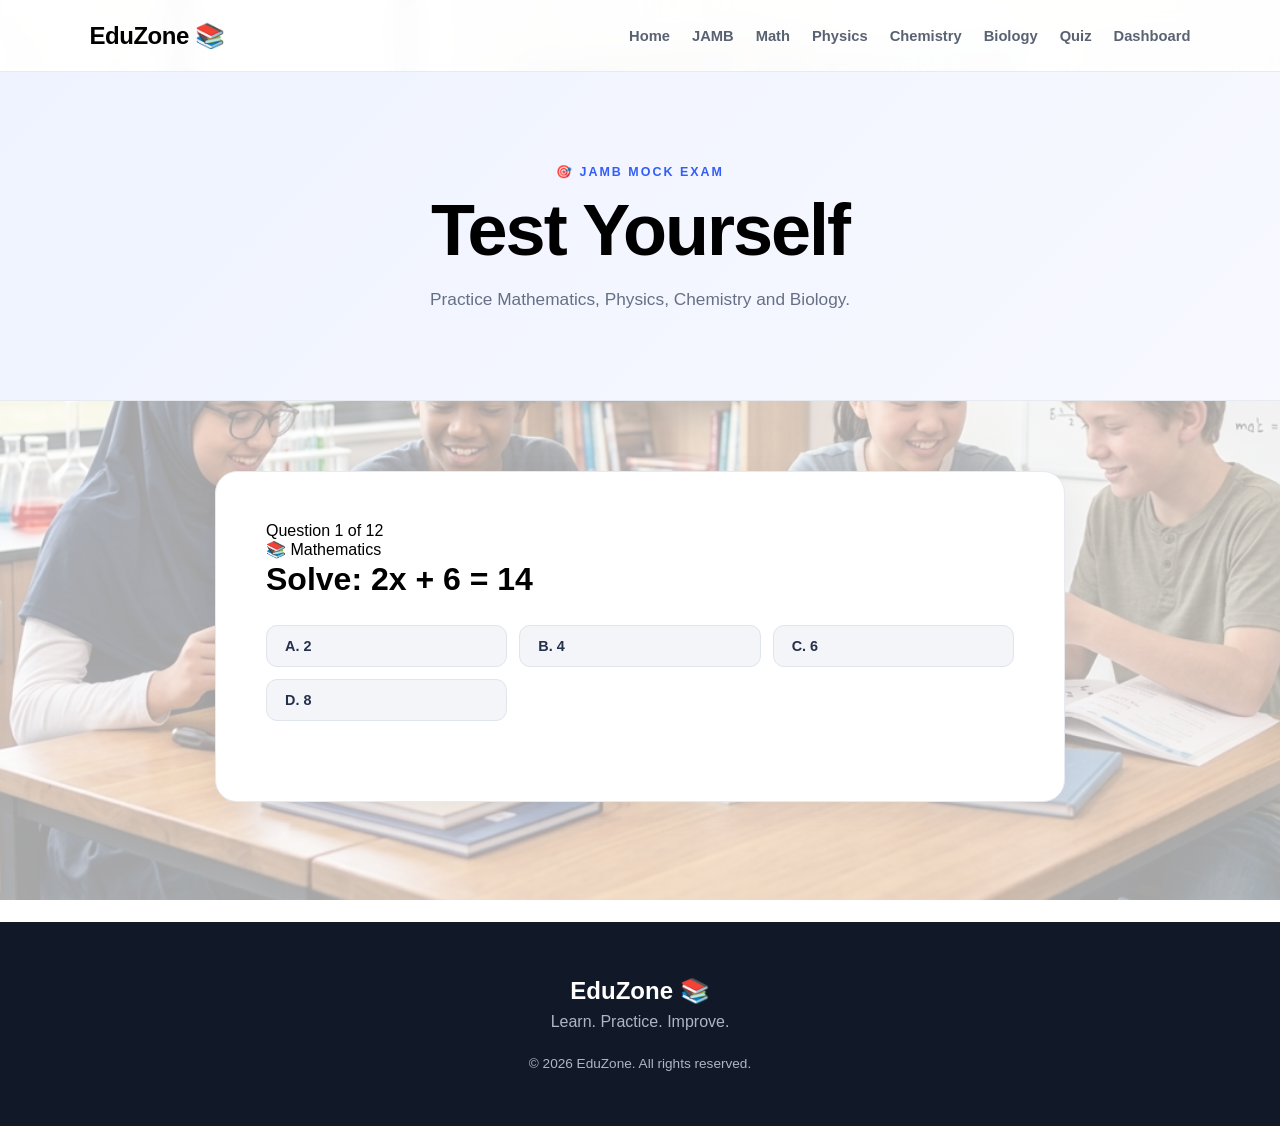
<file: jamb-mock.html>
<!DOCTYPE html>
<html lang="en">

<head>
    <meta charset="UTF-8">
    <meta name="viewport" content="width=device-width, initial-scale=1.0">

    <title>JAMB Mock Exam | EduZone</title>

    <link rel="stylesheet" href="style.css">
</head>

<body>

<header>

    <div class="logo">EduZone 📚</div>

    <nav>
        <a href="index.html">Home</a>
        <a href="jamb.html">JAMB</a>
        <a href="math.html">Math</a>
        <a href="physics.html">Physics</a>
        <a href="chemistry.html">Chemistry</a>
        <a href="biology.html">Biology</a>
        <a href="quiz.html">Quiz</a>
        <a href="dashboard.html">Dashboard</a>
    </nav>

</header>


<main>

<section class="hero">

    <div class="hero-content">

        <p class="hero-label">🎯 JAMB MOCK EXAM</p>

        <h1>Test Yourself</h1>

        <p class="hero-text">
            Practice Mathematics, Physics, Chemistry and Biology.
        </p>

    </div>

</section>


<section class="lesson">

    <div id="quiz">

        <div id="quizGame">

            <p id="progress"></p>

            <p id="subject"></p>

            <h2 id="question">
                Loading question...
            </h2>

            <div id="answers"></div>

            <p id="feedback"></p>

            <button
                id="nextButton"
                style="display:none;">
                Next Question →
            </button>

        </div>


        <div
            id="finalScore"
            style="display:none; text-align:center;">

            <h2>Mock Exam Complete 🎉</h2>

            <p id="scoreText"></p>

            <br>

            <button onclick="location.reload()">
                Try Again
            </button>

            <br><br>

            <a href="jamb.html">
                <button>
                    Back to JAMB →
                </button>
            </a>

        </div>

    </div>

</section>

</main>


<footer>

    <div class="footer-content">

        <h2>EduZone 📚</h2>

        <p>Learn. Practice. Improve.</p>

        <p class="copyright">
            © 2026 EduZone. All rights reserved.
        </p>

    </div>

</footer>


<script>

const questions = [

    /* =========================
       MATHEMATICS
    ========================= */

    {
        subject: "Mathematics",

        question: "Solve: 2x + 6 = 14",

        answers: [
            "2",
            "4",
            "6",
            "8"
        ],

        correct: 1
    },


    {
        subject: "Mathematics",

        question: "What is 25% of 200?",

        answers: [
            "25",
            "40",
            "50",
            "75"
        ],

        correct: 2
    },


    {
        subject: "Mathematics",

        question: "What is the area of a rectangle with length 8 cm and width 5 cm?",

        answers: [
            "13 cm²",
            "26 cm²",
            "40 cm²",
            "80 cm²"
        ],

        correct: 2
    },


    /* =========================
       PHYSICS
    ========================= */

    {
        subject: "Physics",

        question: "What is the SI unit of force?",

        answers: [
            "Joule",
            "Newton",
            "Watt",
            "Pascal"
        ],

        correct: 1
    },


    {
        subject: "Physics",

        question: "Which quantity is measured in metres per second?",

        answers: [
            "Force",
            "Energy",
            "Speed",
            "Mass"
        ],

        correct: 2
    },


    {
        subject: "Physics",

        question: "Which device is used to measure electric current?",

        answers: [
            "Voltmeter",
            "Ammeter",
            "Thermometer",
            "Barometer"
        ],

        correct: 1
    },


    /* =========================
       CHEMISTRY
    ========================= */

    {
        subject: "Chemistry",

        question: "Which particle has a negative charge?",

        answers: [
            "Proton",
            "Neutron",
            "Electron",
            "Nucleus"
        ],

        correct: 2
    },


    {
        subject: "Chemistry",

        question: "What is the chemical symbol for sodium?",

        answers: [
            "So",
            "Na",
            "S",
            "Sd"
        ],

        correct: 1
    },


    {
        subject: "Chemistry",

        question: "Which of these is an alkane?",

        answers: [
            "Ethene",
            "Ethyne",
            "Ethane",
            "Ethanol"
        ],

        correct: 2
    },


    /* =========================
       BIOLOGY
    ========================= */

    {
        subject: "Biology",

        question: "What is the basic unit of life?",

        answers: [
            "Tissue",
            "Organ",
            "Cell",
            "Organism"
        ],

        correct: 2
    },


    {
        subject: "Biology",

        question: "Which organelle is mainly responsible for photosynthesis?",

        answers: [
            "Mitochondrion",
            "Nucleus",
            "Chloroplast",
            "Ribosome"
        ],

        correct: 2
    },


    {
        subject: "Biology",

        question: "Which molecule carries genetic information?",

        answers: [
            "DNA",
            "Glucose",
            "Water",
            "Starch"
        ],

        correct: 0
    }

];


let currentQuestion = 0;

let score = 0;

let answered = false;


const questionElement =
    document.getElementById("question");

const answersElement =
    document.getElementById("answers");

const feedbackElement =
    document.getElementById("feedback");

const nextButton =
    document.getElementById("nextButton");

const progressElement =
    document.getElementById("progress");

const subjectElement =
    document.getElementById("subject");

const quizGame =
    document.getElementById("quizGame");

const finalScore =
    document.getElementById("finalScore");

const scoreText =
    document.getElementById("scoreText");


function loadQuestion() {

    answered = false;

    feedbackElement.textContent = "";

    nextButton.style.display = "none";


    const current =
        questions[currentQuestion];


    progressElement.textContent =
        `Question ${currentQuestion + 1} of ${questions.length}`;


    subjectElement.textContent =
        `📚 ${current.subject}`;


    questionElement.textContent =
        current.question;


    answersElement.innerHTML = "";


    current.answers.forEach(
        (answer, index) => {

            const button =
                document.createElement("button");


            button.textContent =
                `${String.fromCharCode(65 + index)}. ${answer}`;


            button.onclick =
                () => checkAnswer(index);


            answersElement.appendChild(button);

        }
    );

}


function checkAnswer(selected) {

    if (answered) return;

    answered = true;


    const current =
        questions[currentQuestion];


    const buttons =
        answersElement.querySelectorAll("button");


    buttons.forEach(button => {

        button.disabled = true;

    });


    if (selected === current.correct) {

        score++;

        feedbackElement.textContent =
            "✅ Correct!";

    } else {

        feedbackElement.textContent =
            `❌ Incorrect. Correct answer: ${
                current.answers[current.correct]
            }`;

    }


    nextButton.style.display =
        "inline-block";

}


nextButton.onclick = function() {

    currentQuestion++;


    if (
        currentQuestion <
        questions.length
    ) {

        loadQuestion();

    } else {

        finishQuiz();

    }

};


function finishQuiz() {

    quizGame.style.display =
        "none";


    finalScore.style.display =
        "block";


    scoreText.textContent =
        `You scored ${score} out of ${questions.length}.`;


    localStorage.setItem(
        "jambMockScore",
        score
    );

}


loadQuestion();

</script>

</body>

</html>
</file>
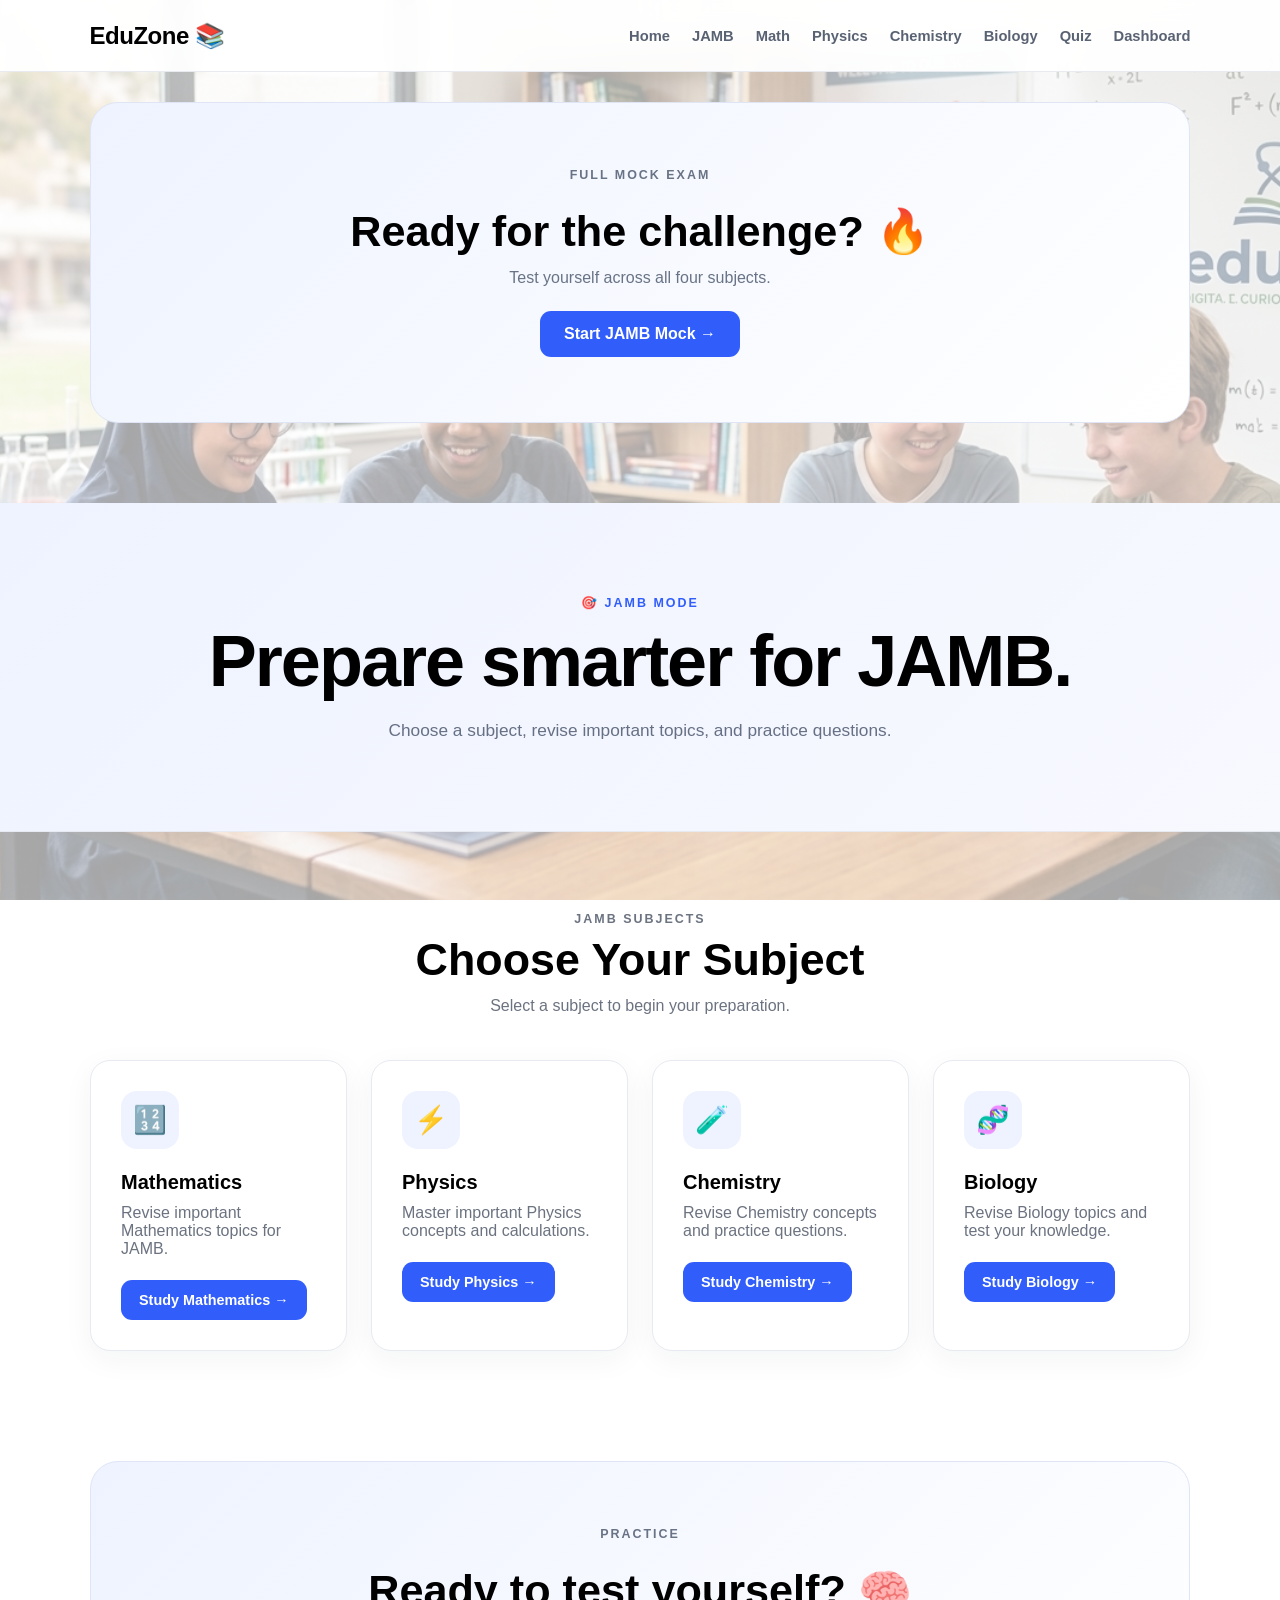
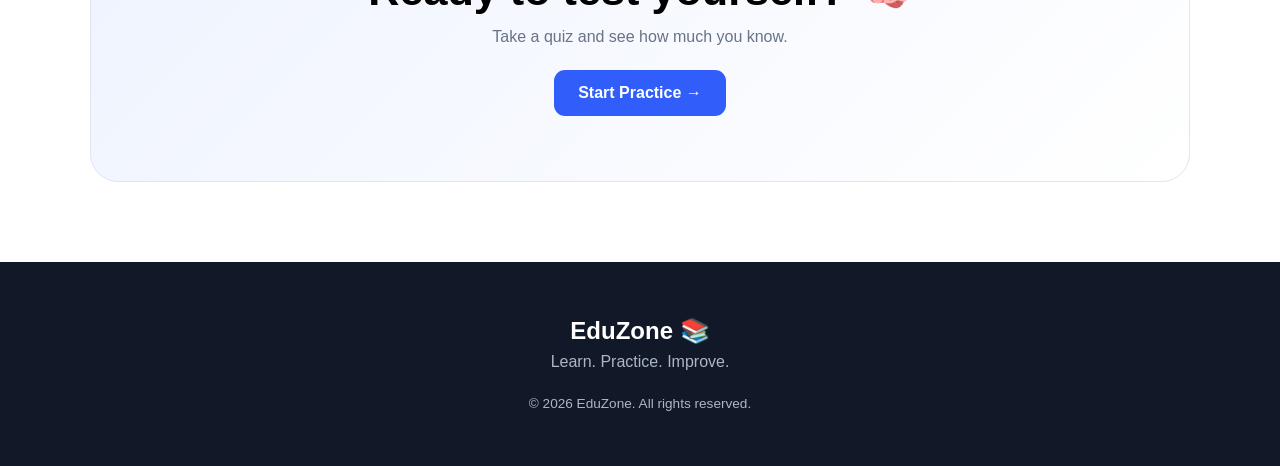
<file: jamb.html>
<!DOCTYPE html>
<html lang="en">

<head>
    <meta charset="UTF-8">
    <meta name="viewport" content="width=device-width, initial-scale=1.0">

    <title>JAMB Mode | EduZone</title>

    <link rel="stylesheet" href="style.css">
</head>

<body>

<header>

    <div class="logo">
        EduZone 📚
    </div>

    <nav>
        <a href="index.html">Home</a>
        <a href="jamb.html">JAMB</a>
        <a href="math.html">Math</a>
        <a href="physics.html">Physics</a>
        <a href="chemistry.html">Chemistry</a>
        <a href="biology.html">Biology</a>
        <a href="quiz.html">Quiz</a>
        <a href="dashboard.html">Dashboard</a>
    </nav>

</header>
<section class="cta-section">

    <p class="section-label">
        FULL MOCK EXAM
    </p>

    <h2>
        Ready for the challenge? 🔥
    </h2>

    <p>
        Test yourself across all four subjects.
    </p>

    <a href="jamb-mock.html">

        <button class="primary-btn">
            Start JAMB Mock →
        </button>

    </a>

</section>
<main>

<section class="hero">

    <div class="hero-content">

        <p class="hero-label">🎯 JAMB MODE</p>

        <h1>
            Prepare smarter for JAMB.
        </h1>

        <p class="hero-text">
            Choose a subject, revise important topics,
            and practice questions.
        </p>

    </div>

</section>


<section class="subjects">

    <div class="section-heading">

        <p class="section-label">JAMB SUBJECTS</p>

        <h2>Choose Your Subject</h2>

        <p>
            Select a subject to begin your preparation.
        </p>

    </div>


    <div class="subject-container">


        <div class="subject-card">

            <div class="subject-icon">🔢</div>

            <h3>Mathematics</h3>

            <p>
                Revise important Mathematics
                topics for JAMB.
            </p>

            <a href="math.html">
                <button>Study Mathematics →</button>
            </a>

        </div>


        <div class="subject-card">

            <div class="subject-icon">⚡</div>

            <h3>Physics</h3>

            <p>
                Master important Physics
                concepts and calculations.
            </p>

            <a href="physics.html">
                <button>Study Physics →</button>
            </a>

        </div>


        <div class="subject-card">

            <div class="subject-icon">🧪</div>

            <h3>Chemistry</h3>

            <p>
                Revise Chemistry concepts
                and practice questions.
            </p>

            <a href="jamb-chemistry.html">
                <button>Study Chemistry →</button>
            </a>

        </div>


        <div class="subject-card">

            <div class="subject-icon">🧬</div>

            <h3>Biology</h3>

            <p>
                Revise Biology topics
                and test your knowledge.
            </p>

            <a href="biology.html">
                <button>Study Biology →</button>
            </a>

        </div>

    </div>

</section>


<section class="cta-section">

    <p class="section-label">PRACTICE</p>

    <h2>Ready to test yourself? 🧠</h2>

    <p>
        Take a quiz and see how much you know.
    </p>

    <a href="quiz.html">
        <button class="primary-btn">
            Start Practice →
        </button>
    </a>

</section>

</main>


<footer>

    <div class="footer-content">

        <h2>EduZone 📚</h2>

        <p>
            Learn. Practice. Improve.
        </p>

        <p class="copyright">
            © 2026 EduZone. All rights reserved.
        </p>

    </div>

</footer>

</body>
</html>
</file>
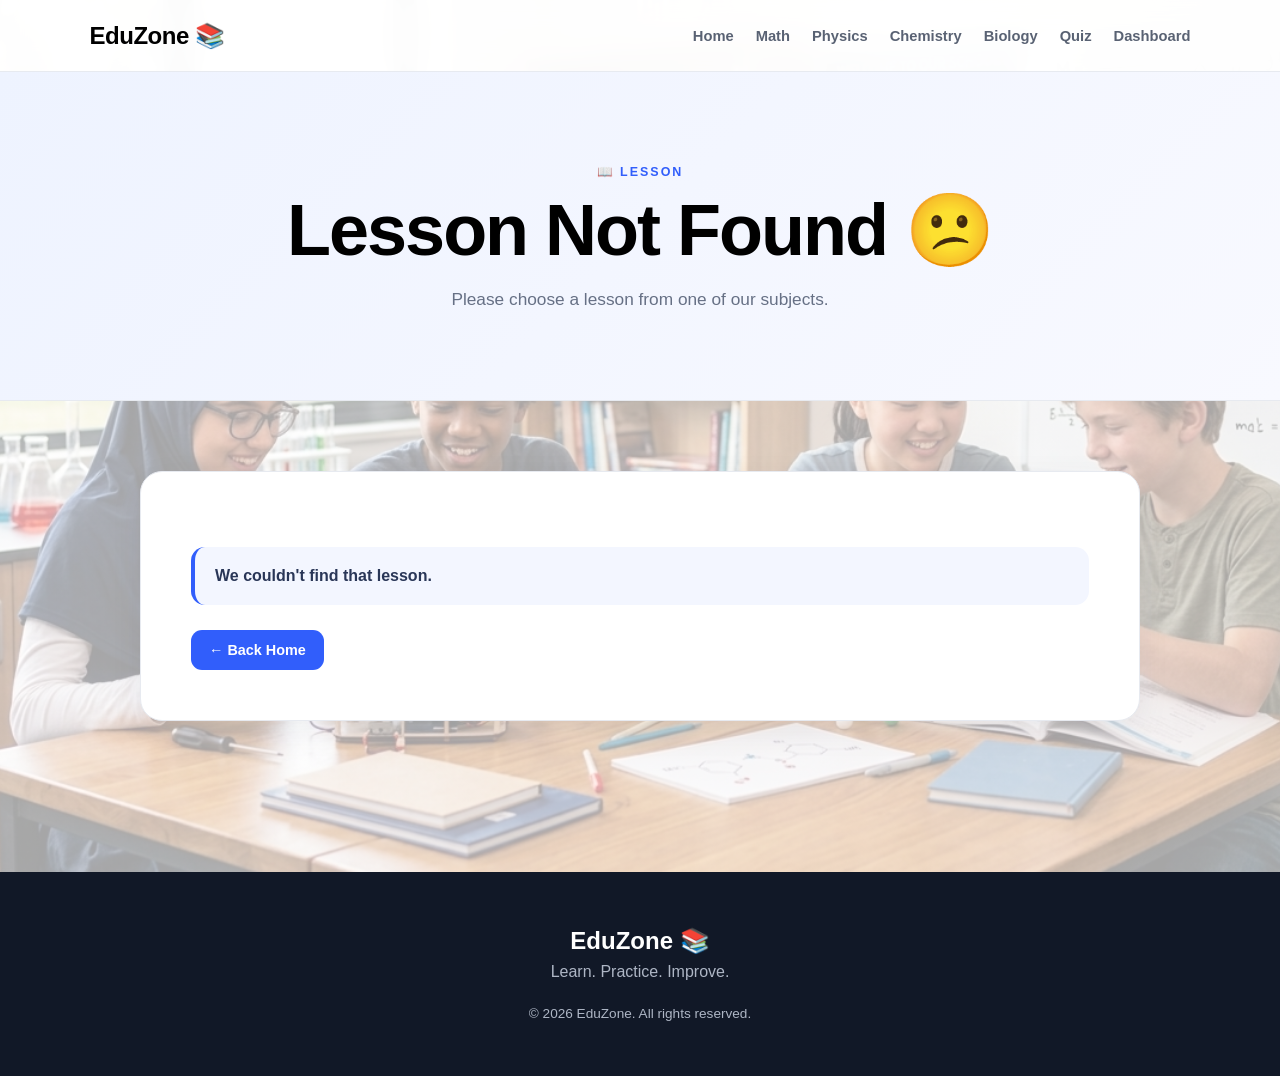
<file: lesson.html>
<!DOCTYPE html>
<html lang="en">

<head>

    <meta charset="UTF-8">

    <meta
        name="viewport"
        content="width=device-width, initial-scale=1.0">

    <meta
        name="description"
        content="EduZone lesson">

    <title>Lesson | EduZone</title>

    <link rel="stylesheet" href="style.css">

</head>


<body>


<header>

    <div class="logo">
        EduZone 📚
    </div>


    <nav>

        <a href="index.html">
            Home
        </a>

        <a href="math.html">
            Math
        </a>

        <a href="physics.html">
            Physics
        </a>

        <a href="chemistry.html">
            Chemistry
        </a>

        <a href="biology.html">
            Biology
        </a>

        <a href="quiz.html">
            Quiz
        </a>

        <a href="dashboard.html">
            Dashboard
        </a>

    </nav>

</header>



<main>


    <!-- LESSON HEADER -->

    <section class="hero">

        <div class="hero-content">

            <p class="hero-label">
                📖 LESSON
            </p>


            <h1 id="lessonTitle">
                Loading...
            </h1>


            <p
                id="lessonDescription"
                class="hero-text">
            </p>

        </div>

    </section>



    <!-- LESSON CONTENT -->

    <section class="lesson">

        <div id="lessonContent">

            <p>
                Loading lesson...
            </p>

        </div>

    </section>


</main>



<footer>

    <div class="footer-content">

        <h2>
            EduZone 📚
        </h2>

        <p>
            Learn. Practice. Improve.
        </p>

        <p class="copyright">
            © 2026 EduZone. All rights reserved.
        </p>

    </div>

</footer>



<script src="lesson.js"></script>


</body>

</html>
</file>
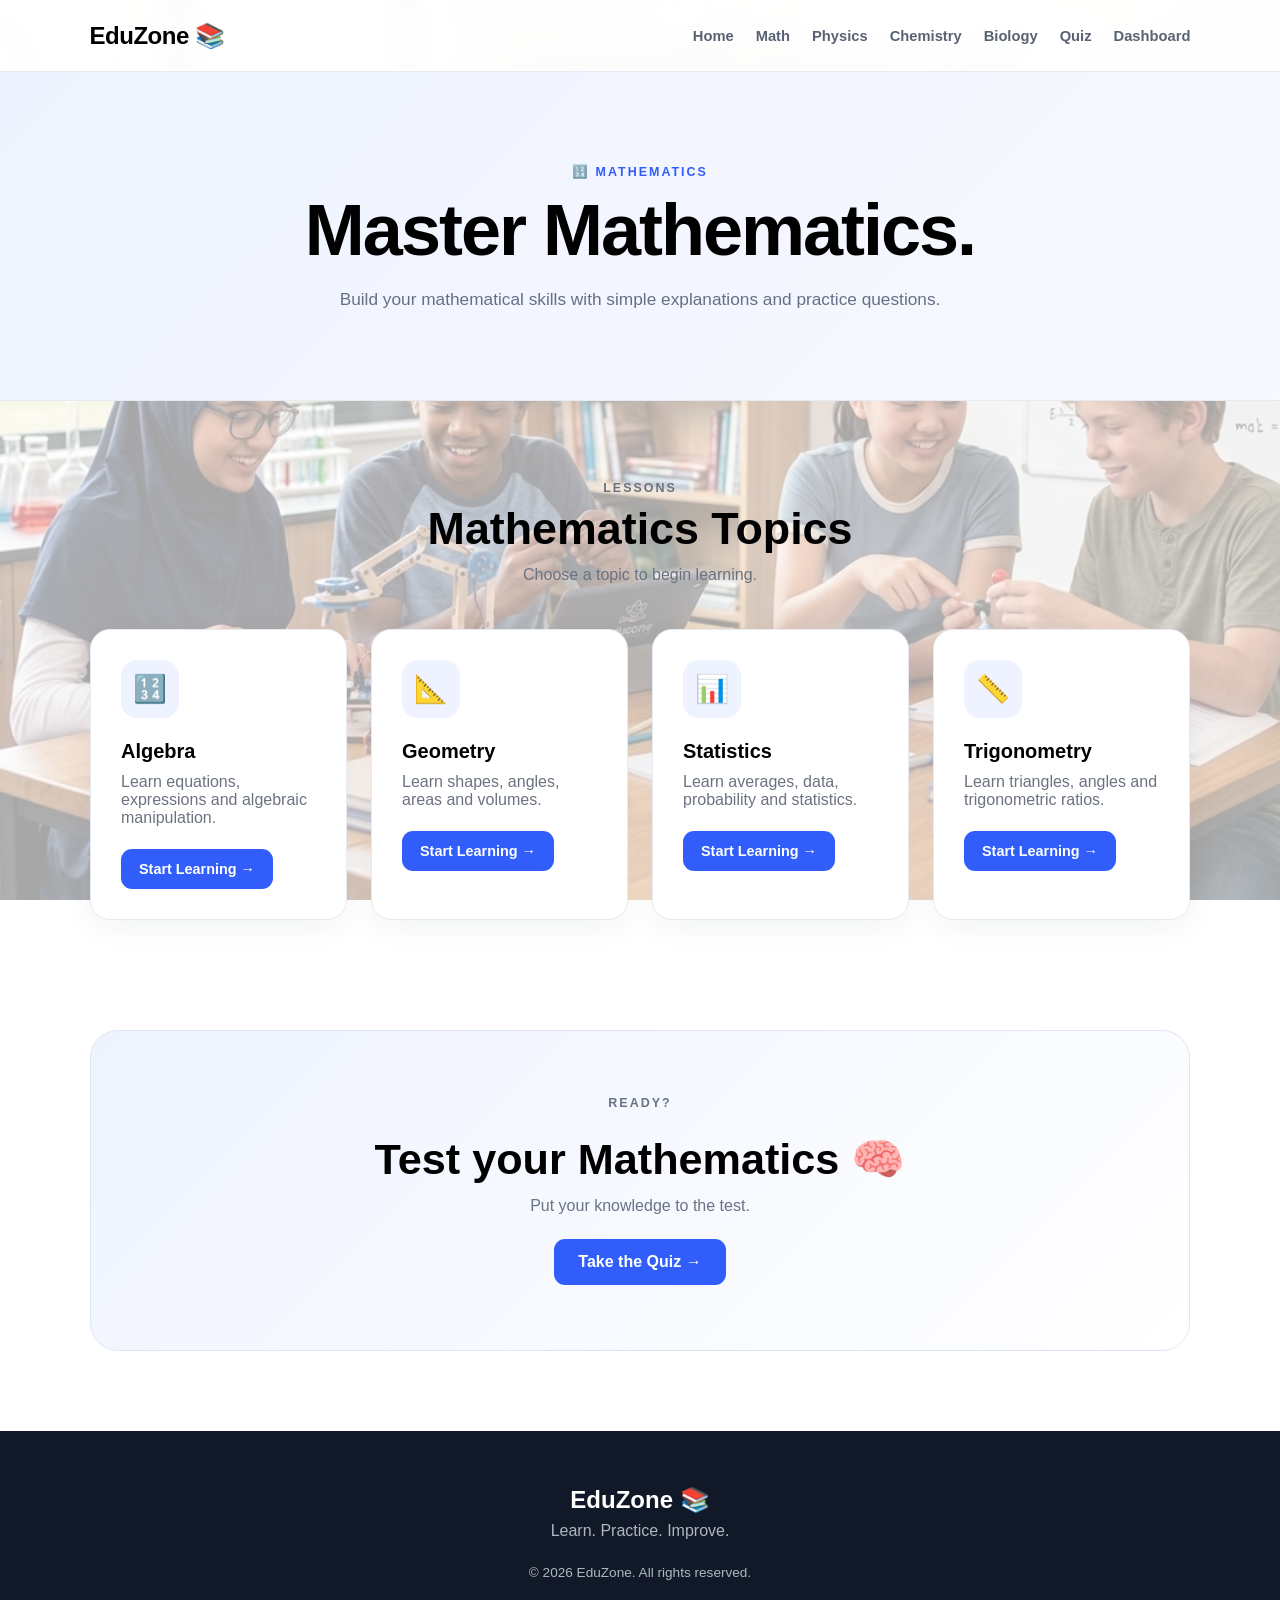
<file: math.html>
<!DOCTYPE html>
<html lang="en">

<head>

    <meta charset="UTF-8">

    <meta
        name="viewport"
        content="width=device-width, initial-scale=1.0">

    <meta
        name="description"
        content="EduZone Mathematics lessons">

    <title>Mathematics | EduZone</title>

    <link rel="stylesheet" href="style.css">

</head>


<body>


<header>

    <div class="logo">
        EduZone 📚
    </div>


    <nav>

        <a href="index.html">
            Home
        </a>

        <a href="math.html">
            Math
        </a>

        <a href="physics.html">
            Physics
        </a>

        <a href="chemistry.html">
            Chemistry
        </a>

        <a href="biology.html">
            Biology
        </a>

        <a href="quiz.html">
            Quiz
        </a>

        <a href="dashboard.html">
            Dashboard
        </a>

    </nav>

</header>



<main>


<section class="hero">

    <div class="hero-content">

        <p class="hero-label">
            🔢 MATHEMATICS
        </p>

        <h1>
            Master Mathematics.
        </h1>

        <p class="hero-text">
            Build your mathematical skills with
            simple explanations and practice questions.
        </p>

    </div>

</section>



<section class="subjects">

    <div class="section-heading">

        <p class="section-label">
            LESSONS
        </p>

        <h2>
            Mathematics Topics
        </h2>

        <p>
            Choose a topic to begin learning.
        </p>

    </div>



    <div class="subject-container">


        <!-- ALGEBRA -->

        <div class="subject-card">

            <div class="subject-icon">
                🔢
            </div>

            <h3>
                Algebra
            </h3>

            <p>
                Learn equations, expressions
                and algebraic manipulation.
            </p>

            <a href="lesson.html?topic=algebra">

                <button>
                    Start Learning →
                </button>

            </a>

        </div>



        <!-- GEOMETRY -->

        <div class="subject-card">

            <div class="subject-icon">
                📐
            </div>

            <h3>
                Geometry
            </h3>

            <p>
                Learn shapes, angles, areas
                and volumes.
            </p>

            <a href="lesson.html?topic=geometry">

                <button>
                    Start Learning →
                </button>

            </a>

        </div>



        <!-- STATISTICS -->

        <div class="subject-card">

            <div class="subject-icon">
                📊
            </div>

            <h3>
                Statistics
            </h3>

            <p>
                Learn averages, data,
                probability and statistics.
            </p>

            <a href="lesson.html?topic=statistics">

                <button>
                    Start Learning →
                </button>

            </a>

        </div>



        <!-- TRIGONOMETRY -->

        <div class="subject-card">

            <div class="subject-icon">
                📏
            </div>

            <h3>
                Trigonometry
            </h3>

            <p>
                Learn triangles, angles
                and trigonometric ratios.
            </p>

            <a href="lesson.html?topic=trigonometry">

                <button>
                    Start Learning →
                </button>

            </a>

        </div>


    </div>

</section>



<section class="cta-section">

    <p class="section-label">
        READY?
    </p>

    <h2>
        Test your Mathematics 🧠
    </h2>

    <p>
        Put your knowledge to the test.
    </p>

    <a href="quiz.html">

        <button class="primary-btn">
            Take the Quiz →
        </button>

    </a>

</section>


</main>



<footer>

    <div class="footer-content">

        <h2>
            EduZone 📚
        </h2>

        <p>
            Learn. Practice. Improve.
        </p>

        <p class="copyright">
            © 2026 EduZone. All rights reserved.
        </p>

    </div>

</footer>


</body>

</html>
</file>
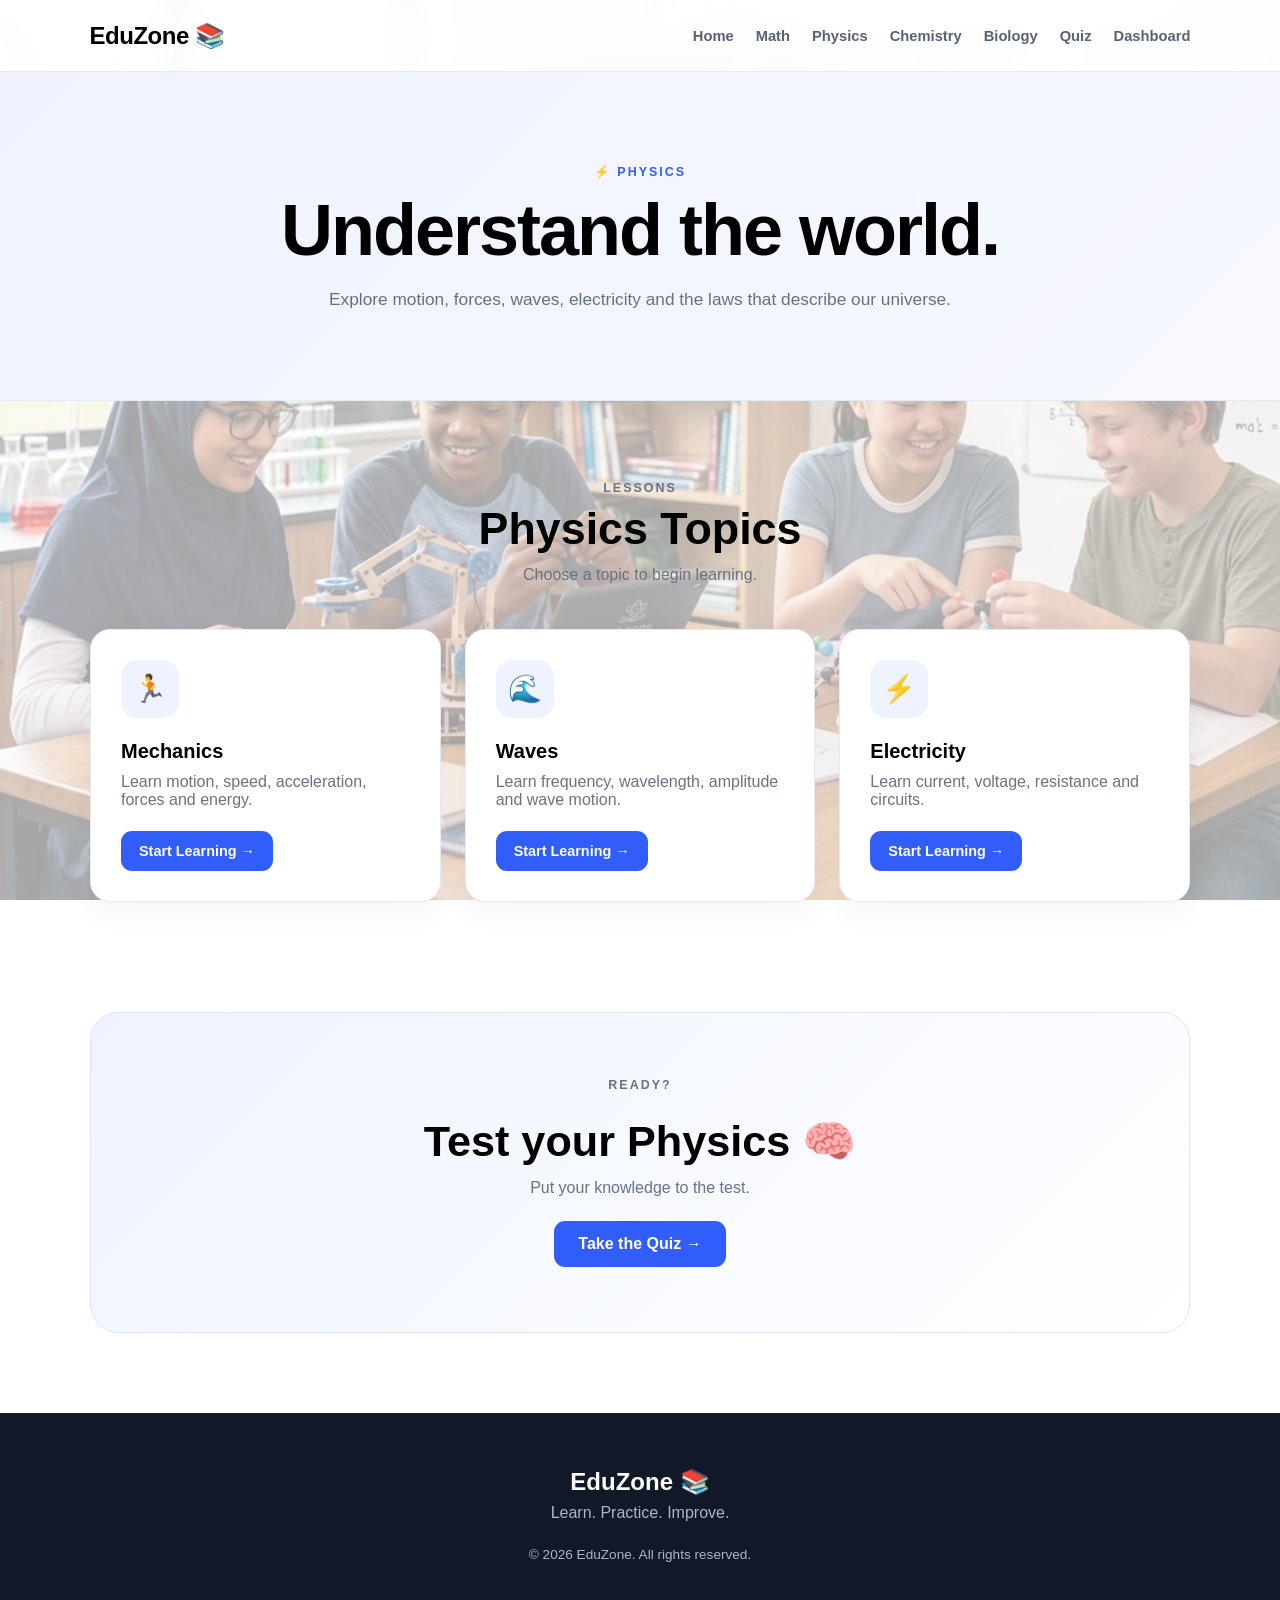
<file: physics.html>
<!DOCTYPE html>
<html lang="en">

<head>

    <meta charset="UTF-8">

    <meta
        name="viewport"
        content="width=device-width, initial-scale=1.0">

    <meta
        name="description"
        content="EduZone Physics lessons">

    <title>Physics | EduZone</title>

    <link rel="stylesheet" href="style.css">

</head>


<body>


<header>

    <div class="logo">
        EduZone 📚
    </div>


    <nav>

        <a href="index.html">Home</a>

        <a href="math.html">Math</a>

        <a href="physics.html">Physics</a>

        <a href="chemistry.html">Chemistry</a>

        <a href="biology.html">Biology</a>

        <a href="quiz.html">Quiz</a>

        <a href="dashboard.html">Dashboard</a>

    </nav>

</header>



<main>


<section class="hero">

    <div class="hero-content">

        <p class="hero-label">
            ⚡ PHYSICS
        </p>

        <h1>
            Understand the world.
        </h1>

        <p class="hero-text">
            Explore motion, forces, waves, electricity
            and the laws that describe our universe.
        </p>

    </div>

</section>



<section class="subjects">

    <div class="section-heading">

        <p class="section-label">
            LESSONS
        </p>

        <h2>
            Physics Topics
        </h2>

        <p>
            Choose a topic to begin learning.
        </p>

    </div>



    <div class="subject-container">


        <!-- MECHANICS -->

        <div class="subject-card">

            <div class="subject-icon">
                🏃
            </div>

            <h3>
                Mechanics
            </h3>

            <p>
                Learn motion, speed, acceleration,
                forces and energy.
            </p>

            <a href="lesson.html?topic=mechanics">

                <button>
                    Start Learning →
                </button>

            </a>

        </div>



        <!-- WAVES -->

        <div class="subject-card">

            <div class="subject-icon">
                🌊
            </div>

            <h3>
                Waves
            </h3>

            <p>
                Learn frequency, wavelength,
                amplitude and wave motion.
            </p>

            <a href="lesson.html?topic=waves">

                <button>
                    Start Learning →
                </button>

            </a>

        </div>



        <!-- ELECTRICITY -->

        <div class="subject-card">

            <div class="subject-icon">
                ⚡
            </div>

            <h3>
                Electricity
            </h3>

            <p>
                Learn current, voltage,
                resistance and circuits.
            </p>

            <a href="lesson.html?topic=electricity">

                <button>
                    Start Learning →
                </button>

            </a>

        </div>


    </div>

</section>



<section class="cta-section">

    <p class="section-label">
        READY?
    </p>

    <h2>
        Test your Physics 🧠
    </h2>

    <p>
        Put your knowledge to the test.
    </p>

    <a href="quiz.html">

        <button class="primary-btn">
            Take the Quiz →
        </button>

    </a>

</section>


</main>



<footer>

    <div class="footer-content">

        <h2>
            EduZone 📚
        </h2>

        <p>
            Learn. Practice. Improve.
        </p>

        <p class="copyright">
            © 2026 EduZone. All rights reserved.
        </p>

    </div>

</footer>


</body>

</html>
</file>
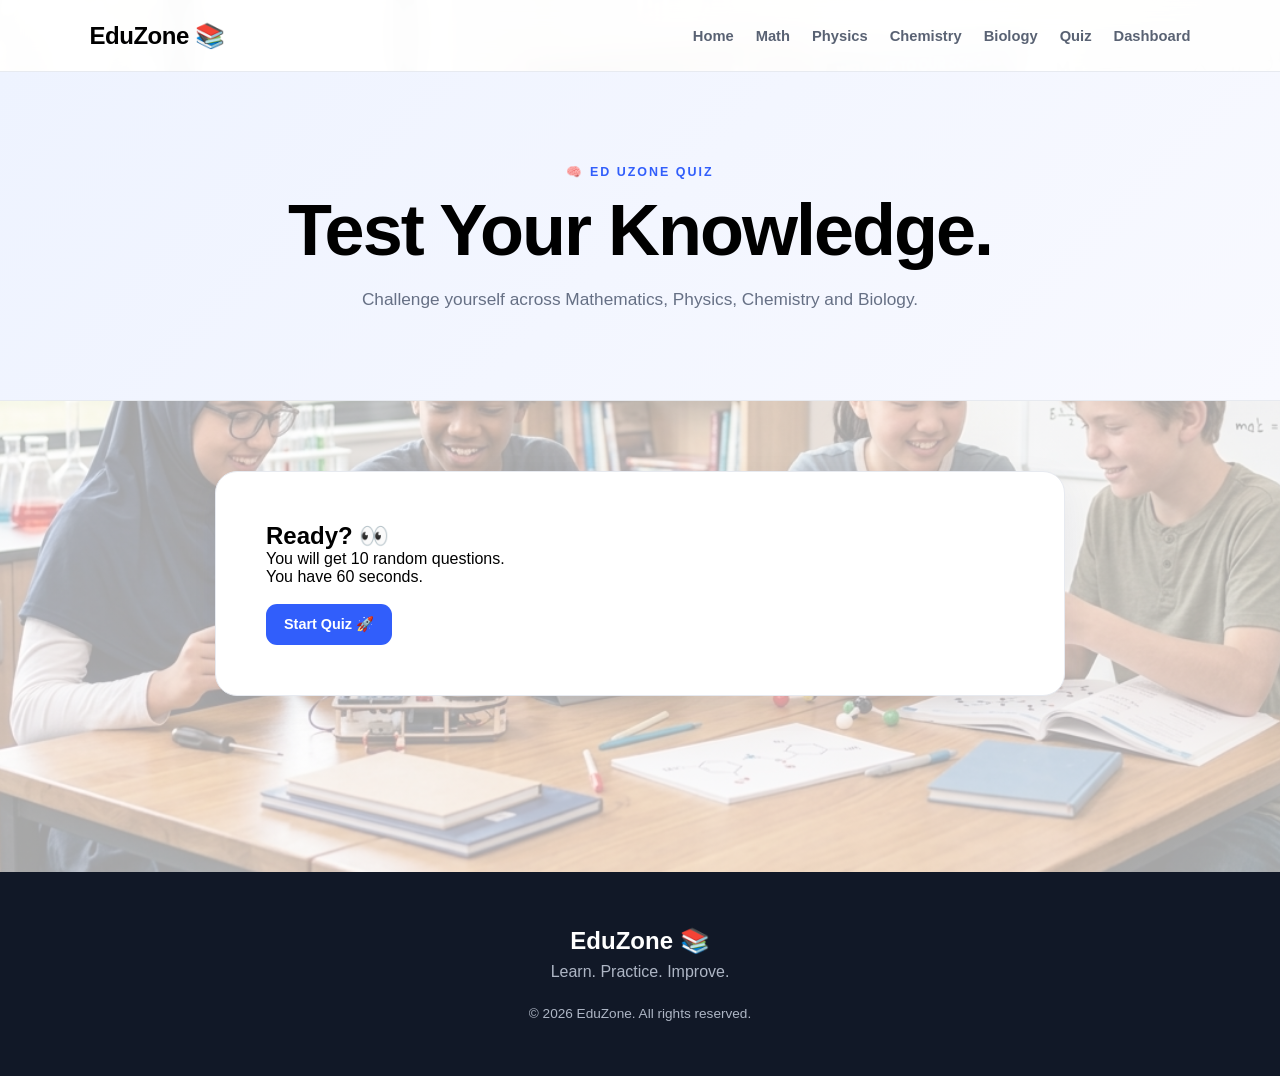
<file: quiz.html>
<!DOCTYPE html>
<html lang="en">

<head>

    <meta charset="UTF-8">

    <meta
        name="viewport"
        content="width=device-width, initial-scale=1.0">

    <meta
        name="description"
        content="EduZone interactive quiz">

    <title>Quiz | EduZone</title>

    <link rel="stylesheet" href="style.css">

</head>


<body>


<header>

    <div class="logo">
        EduZone 📚
    </div>


    <nav>

        <a href="index.html">Home</a>

        <a href="math.html">Math</a>

        <a href="physics.html">Physics</a>

        <a href="chemistry.html">Chemistry</a>

        <a href="biology.html">Biology</a>

        <a href="quiz.html">Quiz</a>

        <a href="dashboard.html">Dashboard</a>

    </nav>

</header>



<main>


<section class="hero">

    <div class="hero-content">

        <p class="hero-label">
            🧠 ED UZONE QUIZ
        </p>

        <h1>
            Test Your Knowledge.
        </h1>

        <p class="hero-text">
            Challenge yourself across Mathematics,
            Physics, Chemistry and Biology.
        </p>

    </div>

</section>



<section class="lesson">


    <div id="quiz">

        <div id="quizStart">

            <h2>
                Ready? 👀
            </h2>

            <p>
                You will get 10 random questions.
            </p>

            <p>
                You have 60 seconds.
            </p>

            <br>

            <button onclick="startQuiz()">
                Start Quiz 🚀
            </button>

        </div>


        <div id="quizGame" style="display:none;">

            <p>
                Question
                <strong id="questionNumber">
                    1
                </strong>
                / 10
            </p>

            <br>

            <h2 id="question">
                Loading...
            </h2>

            <br>

            <div id="answers"></div>

            <p>
                ⏱️ Time:
                <strong id="timer">
                    60
                </strong>
                seconds
            </p>

            <p id="quizFeedback"></p>

        </div>


    </div>


</section>


</main>



<footer>

    <div class="footer-content">

        <h2>
            EduZone 📚
        </h2>

        <p>
            Learn. Practice. Improve.
        </p>

        <p class="copyright">
            © 2026 EduZone. All rights reserved.
        </p>

    </div>

</footer>



<script>


/* =========================
   QUESTION BANK
========================= */

const questionBank = [

    {
        question: "What is x if x + 5 = 12?",
        answers: ["5", "7", "10", "17"],
        correct: "7"
    },

    {
        question: "What is the area of a rectangle measuring 6 m by 5 m?",
        answers: ["11 m²", "25 m²", "30 m²", "35 m²"],
        correct: "30 m²"
    },

    {
        question: "What is the mean of 5, 10 and 15?",
        answers: ["5", "10", "15", "30"],
        correct: "10"
    },

    {
        question: "Which trigonometric ratio is Opposite ÷ Hypotenuse?",
        answers: ["sin", "cos", "tan", "sec"],
        correct: "sin"
    },

    {
        question: "What is the SI unit of frequency?",
        answers: ["Metre", "Newton", "Hertz", "Joule"],
        correct: "Hertz"
    },

    {
        question: "What is the formula for speed?",
        answers: [
            "Time ÷ Distance",
            "Distance ÷ Time",
            "Distance × Time",
            "Mass ÷ Time"
        ],
        correct: "Distance ÷ Time"
    },

    {
        question: "What is the SI unit of force?",
        answers: [
            "Joule",
            "Watt",
            "Newton",
            "Pascal"
        ],
        correct: "Newton"
    },

    {
        question: "Which particle has a negative charge?",
        answers: [
            "Proton",
            "Neutron",
            "Electron",
            "Nucleus"
        ],
        correct: "Electron"
    },

    {
        question: "What is Ohm's law?",
        answers: [
            "V = IR",
            "P = IV",
            "F = ma",
            "E = mc²"
        ],
        correct: "V = IR"
    },

    {
        question: "What is the central element in organic chemistry?",
        answers: [
            "Oxygen",
            "Carbon",
            "Sodium",
            "Iron"
        ],
        correct: "Carbon"
    },

    {
        question: "Which particle has no electrical charge?",
        answers: [
            "Electron",
            "Proton",
            "Neutron",
            "Ion"
        ],
        correct: "Neutron"
    },

    {
        question: "What process uses electrical energy to drive a chemical reaction?",
        answers: [
            "Combustion",
            "Electrolysis",
            "Filtration",
            "Distillation"
        ],
        correct: "Electrolysis"
    },

    {
        question: "What is the basic unit of life?",
        answers: [
            "Tissue",
            "Organ",
            "Cell",
            "Organ system"
        ],
        correct: "Cell"
    },

    {
        question: "Which molecule carries genetic information?",
        answers: [
            "Water",
            "DNA",
            "Glucose",
            "Oxygen"
        ],
        correct: "DNA"
    },

    {
        question: "Which organism is usually a producer?",
        answers: [
            "Lion",
            "Frog",
            "Plant",
            "Snake"
        ],
        correct: "Plant"
    },

    {
        question: "Which organ pumps blood around the human body?",
        answers: [
            "Lung",
            "Kidney",
            "Heart",
            "Stomach"
        ],
        correct: "Heart"
    },

    {
        question: "Which gas do humans normally inhale for respiration?",
        answers: [
            "Carbon dioxide",
            "Oxygen",
            "Hydrogen",
            "Nitrogen"
        ],
        correct: "Oxygen"
    },

    {
        question: "Which formula represents kinetic energy?",
        answers: [
            "mv",
            "½mv²",
            "mgh",
            "F = ma"
        ],
        correct: "½mv²"
    },

    {
        question: "What is the chemical formula of water?",
        answers: [
            "CO₂",
            "H₂O",
            "O₂",
            "NaCl"
        ],
        correct: "H₂O"
    },

    {
        question: "How many chromosomes are normally found in a human body cell?",
        answers: [
            "23",
            "46",
            "44",
            "92"
        ],
        correct: "46"
    },

    {
        question: "What is acceleration?",
        answers: [
            "Distance travelled",
            "Rate of change of velocity",
            "Mass × velocity",
            "Force ÷ distance"
        ],
        correct: "Rate of change of velocity"
    },

    {
        question: "Which organelle is commonly called the powerhouse of the cell?",
        answers: [
            "Nucleus",
            "Ribosome",
            "Mitochondrion",
            "Vacuole"
        ],
        correct: "Mitochondrion"
    },

    {
        question: "What is the pH of a neutral solution at 25°C?",
        answers: [
            "0",
            "5",
            "7",
            "14"
        ],
        correct: "7"
    },

    {
        question: "Which type of wave can travel through a vacuum?",
        answers: [
            "Sound",
            "Water",
            "Electromagnetic",
            "Mechanical"
        ],
        correct: "Electromagnetic"
    }

];



/* =========================
   QUIZ VARIABLES
========================= */

let questions = [];

let currentQuestion = 0;

let score = 0;

let timeLeft = 60;

let timerInterval = null;

let answered = false;



/* =========================
   SHUFFLE
========================= */

function shuffle(array) {

    const copy = [...array];

    for (
        let i = copy.length - 1;
        i > 0;
        i--
    ) {

        const j =
            Math.floor(Math.random() * (i + 1));

        [
            copy[i],
            copy[j]
        ] =
        [
            copy[j],
            copy[i]
        ];

    }

    return copy;
}



/* =========================
   START QUIZ
========================= */

function startQuiz() {

    questions =
        shuffle(questionBank)
            .slice(0, 10);


    currentQuestion = 0;

    score = 0;

    timeLeft = 60;

    answered = false;


    document.getElementById("quizStart").style.display =
        "none";


    document.getElementById("quizGame").style.display =
        "block";


    document.getElementById("timer").textContent =
        timeLeft;


    clearInterval(timerInterval);


    timerInterval =
        setInterval(updateTimer, 1000);


    showQuestion();

}



/* =========================
   TIMER
========================= */

function updateTimer() {

    timeLeft--;

    document.getElementById("timer").textContent =
        timeLeft;


    if (timeLeft <= 0) {

        clearInterval(timerInterval);

        finishQuiz();

    }

}



/* =========================
   SHOW QUESTION
========================= */

function showQuestion() {

    answered = false;


    const question =
        questions[currentQuestion];


    document.getElementById("questionNumber").textContent =
        currentQuestion + 1;


    document.getElementById("question").textContent =
        question.question;


    document.getElementById("quizFeedback").textContent =
        "";


    const answers =
        document.getElementById("answers");


    answers.innerHTML = "";


    const shuffledAnswers =
        shuffle(question.answers);


    shuffledAnswers.forEach(answer => {

        const button =
            document.createElement("button");


        button.textContent =
            answer;


        button.onclick =
            () => selectAnswer(answer, button);


        answers.appendChild(button);

    });

}



/* =========================
   SELECT ANSWER
========================= */

function selectAnswer(answer, button) {

    if (answered) {
        return;
    }


    answered = true;


    const correct =
        questions[currentQuestion].correct;


    const allButtons =
        document.querySelectorAll("#answers button");


    allButtons.forEach(btn => {

        btn.disabled = true;

    });


    if (answer === correct) {

        score++;

        button.classList.add("correct");

        document.getElementById("quizFeedback").textContent =
            "✅ Correct!";

    } else {

        button.classList.add("wrong");

        document.getElementById("quizFeedback").textContent =
            `❌ Incorrect. The correct answer is ${correct}.`;


        allButtons.forEach(btn => {

            if (btn.textContent === correct) {

                btn.classList.add("correct");

            }

        });

    }


    setTimeout(() => {

        currentQuestion++;


        if (currentQuestion >= questions.length) {

            finishQuiz();

        } else {

            showQuestion();

        }

    }, 900);

}



/* =========================
   FINISH QUIZ
========================= */

function finishQuiz() {

    clearInterval(timerInterval);


    localStorage.setItem(
        "quizScore",
        score
    );


    localStorage.setItem(
        "quizTotal",
        questions.length
    );


    const previousBest =
        Number(
            localStorage.getItem("bestQuizScore") || 0
        );


    if (score > previousBest) {

        localStorage.setItem(
            "bestQuizScore",
            score
        );

    }


    const percentage =
        Math.round(
            (score / questions.length) * 100
        );


    let message;


    if (percentage >= 80) {

        message =
            "🔥 Excellent work!";

    } else if (percentage >= 60) {

        message =
            "👏 Good job!";

    } else if (percentage >= 40) {

        message =
            "📚 Keep practicing!";

    } else {

        message =
            "💪 Don't give up. Try again!";

    }


    document.getElementById("quizGame").innerHTML = `

        <h2>
            🎉 Quiz Complete!
        </h2>

        <br>

        <p>
            You scored
            <strong>${score}/${questions.length}</strong>
        </p>

        <p>
            ${percentage}%
        </p>

        <br>

        <h3>
            ${message}
        </h3>

        <br>

        <button onclick="location.reload()">
            Try Again 🔄
        </button>

        <br><br>

        <a href="dashboard.html">

            <button>
                View Dashboard 📊
            </button>

        </a>

    `;

}

</script>


</body>

</html>
</file>
<file: style.css>
/* =========================================
   EDUZONE — MAIN STYLESHEET
========================================= */


/* =========================================
   RESET
========================================= */

* {
    margin: 0;
    padding: 0;
    box-sizing: border-box;
}


html {
    scroll-behavior: smooth;
}


body {
    margin: 0;
    font-family: Arial, sans-serif;

    background-image:
        linear-gradient(
            rgba(255, 255, 255, 0.65),
            rgba(255, 255, 255, 0.65)
        ),
        url("icon.png");

    background-size: cover;
    background-position: center;
    background-attachment: fixed;
}


a {
    text-decoration: none;

    color: inherit;
}


button {
    font-family: inherit;

    cursor: pointer;

    border: none;
}


/* =========================================
   HEADER
========================================= */

header {
    width: 100%;

    min-height: 72px;

    padding: 0 7%;

    display: flex;

    align-items: center;

    justify-content: space-between;

    gap: 30px;

    background: rgba(255, 255, 255, 0.95);

    border-bottom: 1px solid #e7eaf0;

    position: sticky;

    top: 0;

    z-index: 1000;

    backdrop-filter: blur(12px);
}


.logo {
    font-size: 1.5rem;

    font-weight: 800;

    letter-spacing: -0.5px;

    white-space: nowrap;
}


nav {
    display: flex;

    align-items: center;

    justify-content: flex-end;

    gap: 22px;

    flex-wrap: wrap;
}


nav a {
    font-size: 0.92rem;

    font-weight: 600;

    color: #596273;

    transition:
        color 0.2s ease,
        transform 0.2s ease;
}


nav a:hover {
    color: #315efb;

    transform: translateY(-1px);
}


/* =========================================
   MAIN
========================================= */

main {
    min-height: calc(100vh - 150px);
}


/* =========================================
   HERO
========================================= */

.hero {
    padding: 90px 7%;

    background:
        linear-gradient(
            135deg,
            #eef3ff,
            #f8f9ff
        );

    border-bottom: 1px solid #e7eaf0;
}


.hero-content {
    max-width: 900px;

    margin: auto;

    text-align: center;
}


.hero-label {
    display: inline-block;

    margin-bottom: 14px;

    font-size: 0.78rem;

    font-weight: 800;

    letter-spacing: 2px;

    text-transform: uppercase;

    color: #315efb;
}


.hero h1 {
    font-size: clamp(2.2rem, 6vw, 4.5rem);

    line-height: 1.05;

    letter-spacing: -2px;

    margin-bottom: 20px;
}


.hero-text {
    max-width: 680px;

    margin: auto;

    color: #667085;

    font-size: 1.08rem;
}


/* =========================================
   SECTIONS
========================================= */

.subjects {
    padding: 80px 7%;
}


.lesson {
    width: min(1000px, 86%);

    margin: auto;

    padding: 70px 0;
}


.section-heading {
    max-width: 700px;

    margin: 0 auto 45px;

    text-align: center;
}


.section-label {
    color: #315efb;

    font-size: 0.78rem;

    font-weight: 800;

    letter-spacing: 2px;

    text-transform: uppercase;

    margin-bottom: 8px;
}


.section-heading h2 {
    font-size: clamp(1.8rem, 4vw, 2.8rem);

    line-height: 1.15;

    margin-bottom: 12px;
}


.section-heading p {
    color: #6b7280;
}


/* =========================================
   SUBJECT GRID
========================================= */

.subject-container {
    width: min(1100px, 100%);

    margin: auto;

    display: grid;

    grid-template-columns:
        repeat(
            auto-fit,
            minmax(230px, 1fr)
        );

    gap: 24px;
}


/* =========================================
   SUBJECT CARD
========================================= */

.subject-card {
    background: #ffffff;

    border: 1px solid #e7eaf0;

    border-radius: 20px;

    padding: 30px;

    box-shadow:
        0 8px 30px rgba(20, 30, 60, 0.05);

    transition:
        transform 0.25s ease,
        box-shadow 0.25s ease,
        border-color 0.25s ease;
}


.subject-card:hover {
    transform: translateY(-7px);

    border-color: #cdd7ff;

    box-shadow:
        0 18px 45px rgba(20, 30, 60, 0.10);
}


.subject-icon {
    width: 58px;

    height: 58px;

    display: flex;

    align-items: center;

    justify-content: center;

    border-radius: 16px;

    background: #eef3ff;

    font-size: 1.7rem;

    margin-bottom: 22px;
}


.subject-card h3 {
    font-size: 1.25rem;

    margin-bottom: 10px;
}


.subject-card p {
    color: #6b7280;

    margin-bottom: 22px;
}


/* =========================================
   BUTTONS
========================================= */

button {
    padding: 12px 18px;

    border-radius: 11px;

    background: #315efb;

    color: white;

    font-size: 0.9rem;

    font-weight: 700;

    transition:
        transform 0.2s ease,
        box-shadow 0.2s ease,
        background 0.2s ease;
}


button:hover {
    background: #2449d8;

    transform: translateY(-2px);

    box-shadow:
        0 8px 20px rgba(49, 94, 251, 0.22);
}


button:active {
    transform: translateY(0);
}


button:disabled {
    cursor: not-allowed;

    opacity: 0.7;

    transform: none;

    box-shadow: none;
}


.primary-btn {
    padding: 14px 24px;

    font-size: 1rem;
}


/* =========================================
   CTA
========================================= */

.cta-section {
    margin: 30px 7% 80px;

    padding: 65px 25px;

    text-align: center;

    border-radius: 28px;

    background:
        linear-gradient(
            135deg,
            #eef3ff,
            #ffffff
        );

    border: 1px solid #dfe5f5;
}


.cta-section h2 {
    font-size: clamp(1.8rem, 4vw, 2.7rem);

    margin-bottom: 12px;
}


.cta-section p {
    color: #687386;

    margin-bottom: 24px;
}


/* =========================================
   LESSON CONTENT
========================================= */

#lessonContent {
    background: #ffffff;

    border: 1px solid #e7eaf0;

    border-radius: 22px;

    padding: clamp(25px, 5vw, 50px);

    box-shadow:
        0 10px 35px rgba(20, 30, 60, 0.06);
}


#lessonContent h2 {
    font-size: 1.7rem;

    margin:
        10px 0 15px;
}


#lessonContent p {
    color: #596273;

    margin-bottom: 20px;
}


.example {
    margin: 25px 0;

    padding: 20px;

    border-radius: 14px;

    background: #f3f6ff;

    border-left: 4px solid #315efb;

    font-weight: 600;

    color: #293657;
}


#lessonResult {
    margin-top: 20px;

    font-weight: 800;

    font-size: 1rem;
}


.correct {
    background: #198754 !important;
}


.wrong {
    background: #dc3545 !important;
}


/* =========================================
   QUIZ
========================================= */

#quiz {
    max-width: 850px;

    margin: auto;
}


#quizStart,
#quizGame {
    background: #ffffff;

    border: 1px solid #e7eaf0;

    border-radius: 22px;

    padding: clamp(25px, 5vw, 50px);

    box-shadow:
        0 10px 35px rgba(20, 30, 60, 0.06);
}


#question {
    font-size: clamp(1.3rem, 3vw, 2rem);

    line-height: 1.3;

    margin-bottom: 25px;
}


#answers {
    display: grid;

    grid-template-columns:
        repeat(
            auto-fit,
            minmax(180px, 1fr)
        );

    gap: 12px;

    margin-bottom: 30px;
}


#answers button {
    width: 100%;

    background: #f3f5f9;

    color: #25304a;

    border: 1px solid #e0e4eb;

    text-align: left;
}


#answers button:hover {
    background: #eef3ff;

    border-color: #bfcaff;

    color: #2449d8;

    box-shadow: none;
}


#quizFeedback {
    margin-top: 20px;

    font-weight: 800;
}


/* =========================================
   SEARCH
========================================= */

#searchInput {
    width: min(700px, 100%);

    display: block;

    margin: 0 auto 25px;

    padding: 15px 18px;

    border-radius: 12px;

    border: 1px solid #dfe3ea;

    background: #ffffff;

    font-size: 1rem;

    outline: none;

    transition:
        border-color 0.2s ease,
        box-shadow 0.2s ease;
}


#searchInput:focus {
    border-color: #315efb;

    box-shadow:
        0 0 0 4px rgba(49, 94, 251, 0.10);
}


#searchResults {
    width: min(850px, 100%);

    margin: auto;
}


.search-result {
    background: #ffffff;

    border: 1px solid #e7eaf0;

    border-radius: 16px;

    padding: 22px;

    margin-bottom: 15px;

    transition:
        transform 0.2s ease,
        box-shadow 0.2s ease;
}


.search-result:hover {
    transform: translateY(-3px);

    box-shadow:
        0 10px 25px rgba(20, 30, 60, 0.07);
}


.search-result h3 {
    margin-bottom: 7px;
}


.search-result p {
    color: #687386;

    margin-bottom: 8px;
}


.search-result small {
    color: #315efb;

    font-weight: 700;
}


/* =========================================
   FOOTER
========================================= */

footer {
    margin-top: 50px;

    padding: 55px 7%;

    background: #111827;

    color: white;
}


.footer-content {
    text-align: center;

    max-width: 700px;

    margin: auto;
}


.footer-content h2 {
    margin-bottom: 8px;
}


.footer-content p {
    color: #aeb6c5;
}


.copyright {
    margin-top: 25px;

    font-size: 0.85rem;
}


/* =========================================
   MOBILE
========================================= */

@media (max-width: 800px) {

    header {
        padding: 15px 5%;

        flex-direction: column;

        align-items: center;

        gap: 12px;

        position: relative;
    }


    nav {
        justify-content: center;

        gap: 10px 16px;
    }


    nav a {
        font-size: 0.82rem;
    }


    .hero {
        padding:
            65px 6%;
    }


    .subjects {
        padding:
            60px 6%;
    }


    .lesson {
        width: 88%;

        padding:
            50px 0;
    }


    .subject-card {
        padding: 25px;
    }


    .cta-section {
        margin:
            20px 6% 60px;
    }

}


/* =========================================
   SMALL PHONES
========================================= */

@media (max-width: 450px) {

    .logo {
        font-size: 1.3rem;
    }


    nav {
        gap: 8px 12px;
    }


    nav a {
        font-size: 0.76rem;
    }


    .hero h1 {
        letter-spacing: -1px;
    }


    .subject-container {
        grid-template-columns: 1fr;
    }


    #answers {
        grid-template-columns: 1fr;
    }


    button {
        width: 100%;
    }

}
/* ==============================
   MOBILE RESPONSIVE DESIGN
================================ */

@media (max-width: 768px) {

    header {
        padding: 15px;
        flex-direction: column;
        gap: 15px;
    }

    nav {
        display: flex;
        flex-wrap: wrap;
        justify-content: center;
        gap: 10px;
    }

    nav a {
        font-size: 14px;
    }

    .hero {
        padding: 50px 20px;
    }

    .hero h1 {
        font-size: 34px;
    }

    .hero-text {
        font-size: 16px;
    }

    .subjects {
        padding: 40px 15px;
    }

    .section-heading h2 {
        font-size: 28px;
    }

    .subject-container {
        grid-template-columns: 1fr;
        gap: 18px;
    }

    .subject-card {
        width: auto;
    }

    .cta-section {
        margin: 20px 15px;
        padding: 35px 20px;
    }

    footer {
        padding: 30px 15px;
    }

}
</file>
